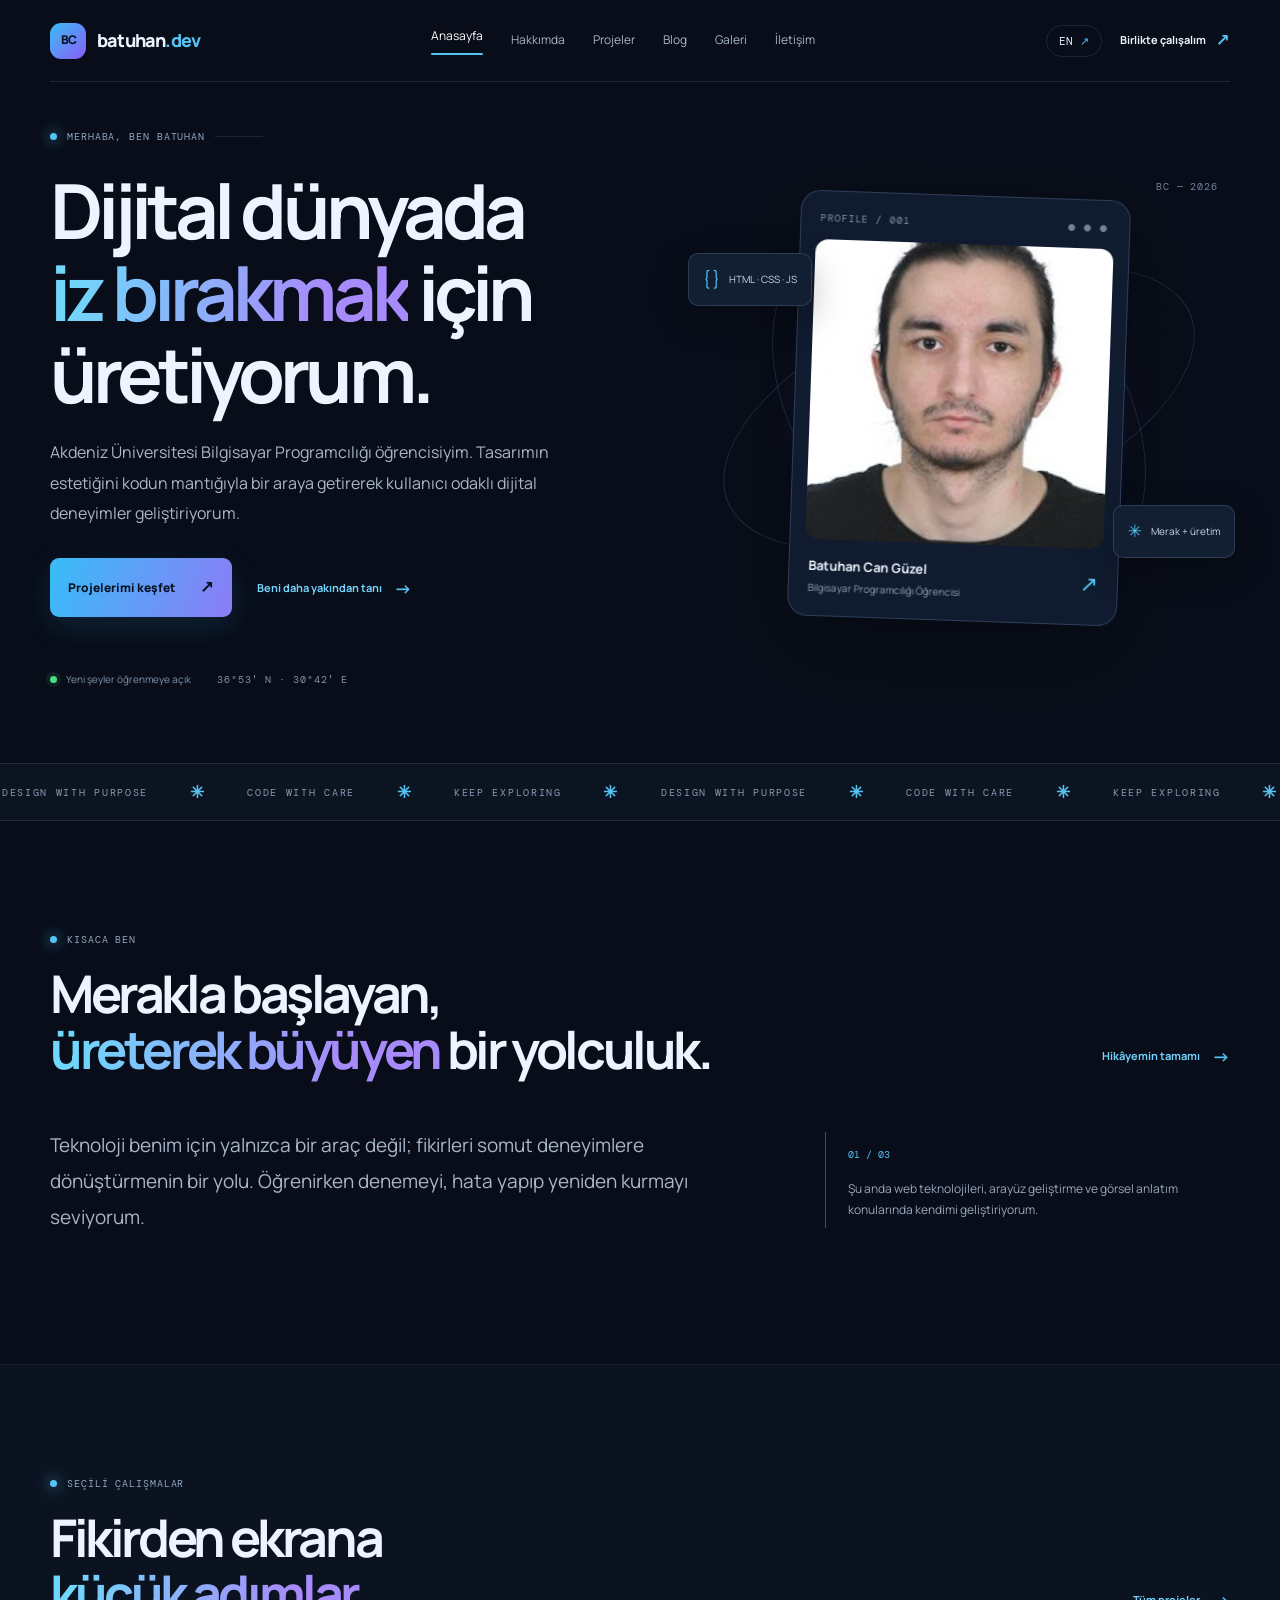
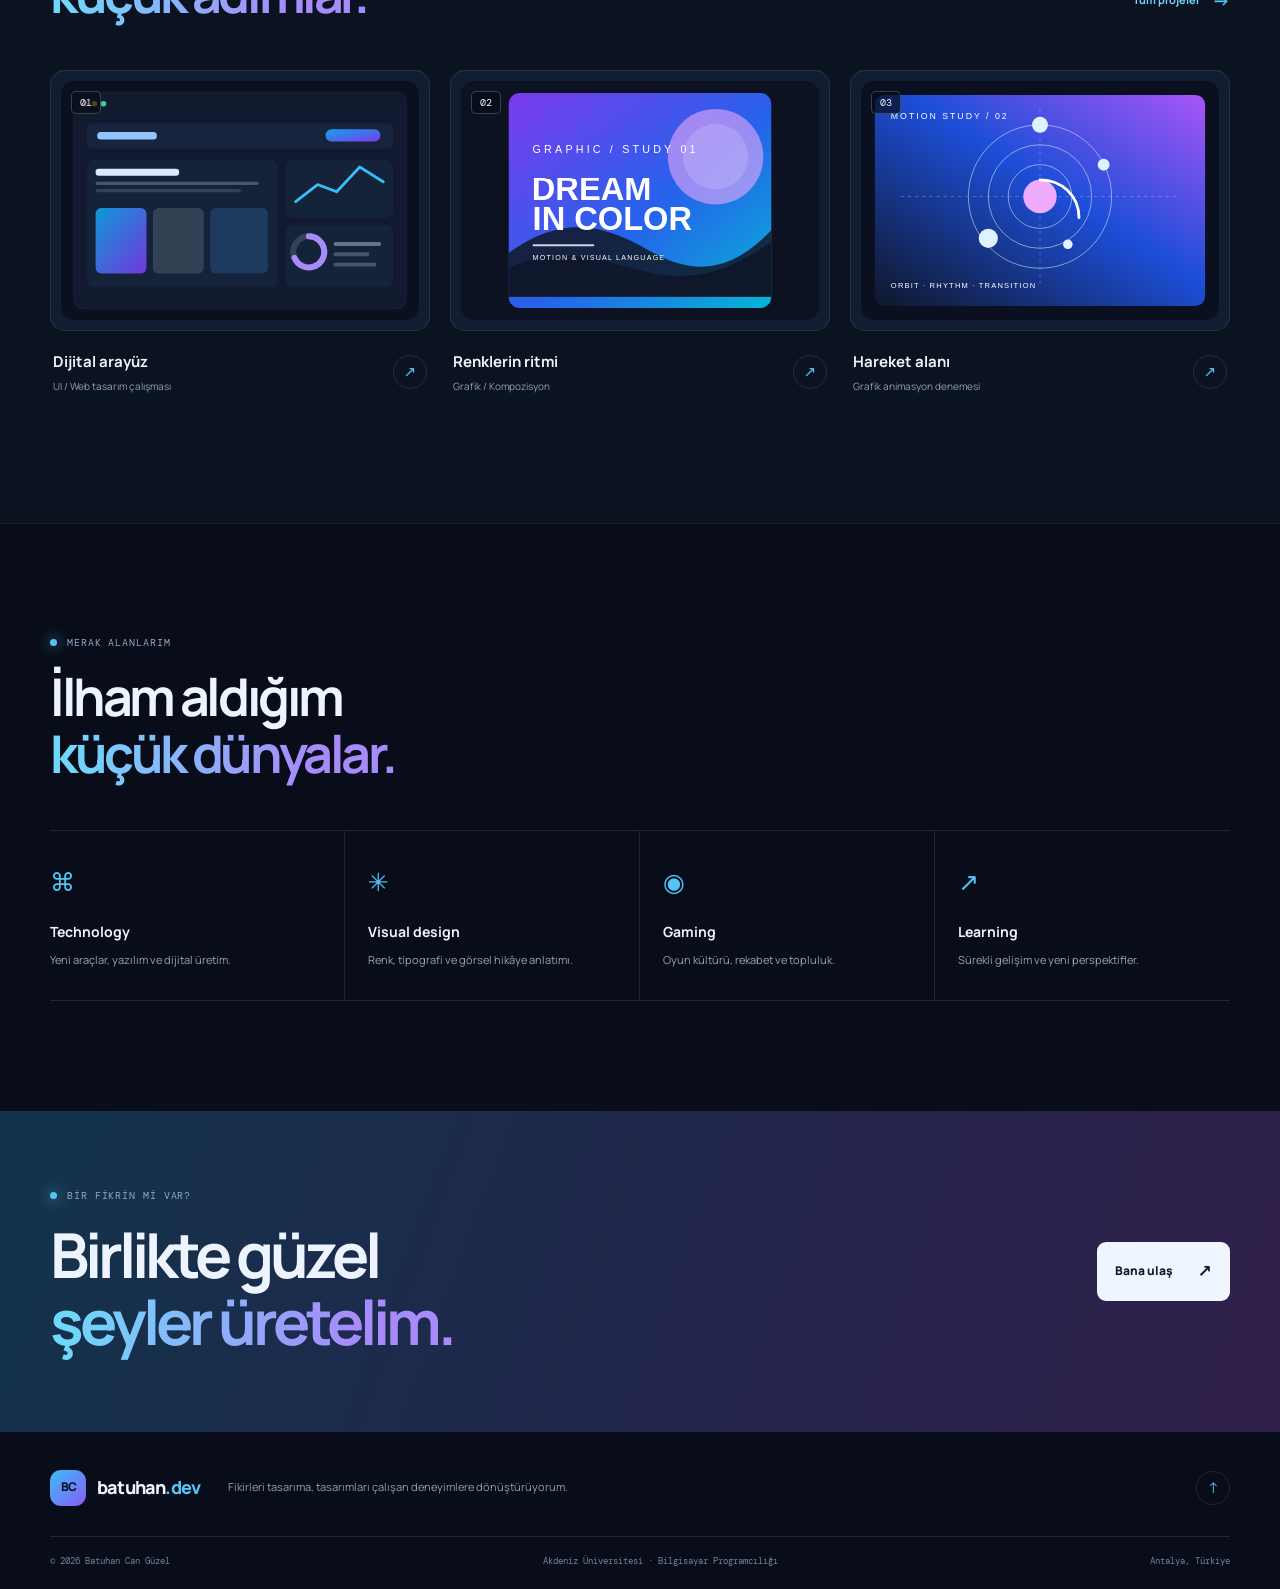
<file: index.html>
<!doctype html><html lang="tr"><head><meta charset="utf-8"><meta name="viewport" content="width=device-width, initial-scale=1"><meta name="theme-color" content="#080d19"><title>Batuhan Can Güzel | Kişisel Portfolyo</title><meta name="description" content="Batuhan Can Güzel’in kişisel portfolyosu. Akdeniz Üniversitesi Bilgisayar Programcılığı öğrencisi; web geliştirme, tasarım ve teknoloji ilgileri."><meta name="robots" content="index,follow"><meta name="author" content="Batuhan Can Güzel"><meta property="og:type" content="website"><meta property="og:title" content="Batuhan Can Güzel | Kişisel Portfolyo"><meta property="og:description" content="Batuhan Can Güzel’in kişisel portfolyosu. Akdeniz Üniversitesi Bilgisayar Programcılığı öğrencisi; web geliştirme, tasarım ve teknoloji ilgileri."><meta property="og:locale" content="tr_TR"><link rel="icon" href="assets/favicon.svg" type="image/svg+xml"><link rel="preconnect" href="https://fonts.googleapis.com"><link rel="preconnect" href="https://fonts.gstatic.com" crossorigin><link href="https://fonts.googleapis.com/css2?family=DM+Mono:wght@400;500&family=Manrope:wght@400;500;600;700;800&display=swap" rel="stylesheet"><link rel="stylesheet" href="css/style.css"><script type="application/ld+json">{"@context":"https://schema.org","@type":"Person","name":"Batuhan Can Güzel","jobTitle":"Computer Programming Student","description":"Akdeniz Üniversitesi Bilgisayar Programcılığı öğrencisi; web tasarımı ve yazılım teknolojileriyle ilgileniyor.","address":{"@type":"PostalAddress","addressLocality":"Antalya","addressCountry":"TR"},"alumniOf":{"@type":"CollegeOrUniversity","name":"Akdeniz Üniversitesi"},"knowsAbout":["HTML","CSS","JavaScript","Web Design","Responsive Design"]}</script></head><body id="top" data-page="index"><header class="site-header"><a class="brand" href="index.html" aria-label="Batuhan Can Güzel ana sayfa"><span class="brand-mark">BC</span><span class="brand-name">batuhan<span>.dev</span></span></a><button class="menu-toggle" aria-label="Menüyü aç" aria-expanded="false"><i></i><i></i><i></i></button><nav class="main-nav" aria-label="Ana navigasyon"><a href="index.html" data-nav="index" data-tr="Anasayfa" data-en="Home">Anasayfa</a><a href="about.html" data-nav="about" data-tr="Hakkımda" data-en="About">Hakkımda</a><a href="projects.html" data-nav="projects" data-tr="Projeler" data-en="Projects">Projeler</a><a href="blog.html" data-nav="blog" data-tr="Blog" data-en="Blog">Blog</a><a href="gallery.html" data-nav="gallery" data-tr="Galeri" data-en="Gallery">Galeri</a><a href="contact.html" data-nav="contact" data-tr="İletişim" data-en="Contact">İletişim</a></nav><div class="header-actions"><button class="lang-switch" type="button" aria-label="Switch language">EN <span>↗</span></button><a class="header-cta" href="contact.html"><span data-tr="Birlikte çalışalım" data-en="Let's connect">Birlikte çalışalım</span><b>↗</b></a></div></header><main><section class="hero wrap"><div class="hero-copy"><div class="eyebrow"><span class="eyebrow-dot"></span><span data-tr="MERHABA, BEN BATUHAN" data-en="HELLO, I'M BATUHAN">MERHABA, BEN BATUHAN</span><span class="eyebrow-line"></span></div><h1 data-tr="Dijital dünyada<br><em>iz bırakmak</em> için<br>üretiyorum." data-en="I create to<br><em>make a mark</em><br>in the digital world.">Dijital dünyada<br><em>iz bırakmak</em> için<br>üretiyorum.</h1><p class="hero-lead" data-tr="Akdeniz Üniversitesi Bilgisayar Programcılığı öğrencisiyim. Tasarımın estetiğini kodun mantığıyla bir araya getirerek kullanıcı odaklı dijital deneyimler geliştiriyorum." data-en="I'm a Computer Programming student at Akdeniz University. I bring visual design and the logic of code together to build user-focused digital experiences.">Akdeniz Üniversitesi Bilgisayar Programcılığı öğrencisiyim. Tasarımın estetiğini kodun mantığıyla bir araya getirerek kullanıcı odaklı dijital deneyimler geliştiriyorum.</p><div class="hero-actions"><a class="btn btn-primary" href="projects.html"><span data-tr="Projelerimi keşfet" data-en="Explore my work">Projelerimi keşfet</span><b>↗</b></a><a class="text-link" href="about.html"><span data-tr="Beni daha yakından tanı" data-en="Get to know me">Beni daha yakından tanı</span><span>→</span></a></div><div class="hero-meta"><span><i class="status-pulse"></i><span data-tr="Yeni şeyler öğrenmeye açık" data-en="Always open to learning">Yeni şeyler öğrenmeye açık</span></span><span class="mono">36°53′ N · 30°42′ E</span></div></div><div class="hero-visual"><div class="visual-glow"></div><div class="orbit orbit-one"></div><div class="orbit orbit-two"></div><div class="profile-card"><div class="profile-card-top"><span class="mono">PROFILE / 001</span><span class="card-dots">● ● ●</span></div><div class="profile-avatar"><img src="assets/batuhan-can-guzel.jpg" alt="Batuhan Can Güzel için düzenlenebilir profil görseli"></div><div class="profile-card-bottom"><div><strong>Batuhan Can Güzel</strong><span data-tr="Bilgisayar Programcılığı Öğrencisi" data-en="Computer Programming Student">Bilgisayar Programcılığı Öğrencisi</span></div><span class="card-arrow">↗</span></div></div><div class="floating-tag tag-code"><span class="tag-icon">{ }</span><span>HTML · CSS · JS</span></div><div class="floating-tag tag-design"><span class="tag-icon">✳</span><span data-tr="Merak + üretim" data-en="Curiosity + making">Merak + üretim</span></div><span class="visual-index mono">BC — 2026</span></div></section><section class="ticker"><div class="ticker-track"><span>DESIGN WITH PURPOSE</span><b>✳</b><span>CODE WITH CARE</span><b>✳</b><span>KEEP EXPLORING</span><b>✳</b><span>DESIGN WITH PURPOSE</span><b>✳</b><span>CODE WITH CARE</span><b>✳</b><span>KEEP EXPLORING</span><b>✳</b></div></section><section class="section wrap"><div class="section-heading"><div><div class="eyebrow"><span class="eyebrow-dot"></span><span data-tr="KISACA BEN" data-en="A LITTLE ABOUT ME">KISACA BEN</span></div><h2 data-tr="Merakla başlayan,<br><em>üreterek büyüyen</em> bir yolculuk." data-en="A journey that starts<br>with curiosity and <em>grows by creating.</em>">Merakla başlayan,<br><em>üreterek büyüyen</em> bir yolculuk.</h2></div><a class="text-link" href="about.html"><span data-tr="Hikâyemin tamamı" data-en="My full story">Hikâyemin tamamı</span><span>→</span></a></div><div class="intro-grid"><p class="large-copy" data-tr="Teknoloji benim için yalnızca bir araç değil; fikirleri somut deneyimlere dönüştürmenin bir yolu. Öğrenirken denemeyi, hata yapıp yeniden kurmayı seviyorum." data-en="Technology is more than a tool to me; it's a way to turn ideas into tangible experiences. I enjoy experimenting, making mistakes and rebuilding as I learn.">Teknoloji benim için yalnızca bir araç değil; fikirleri somut deneyimlere dönüştürmenin bir yolu. Öğrenirken denemeyi, hata yapıp yeniden kurmayı seviyorum.</p><div class="intro-note"><span class="note-number">01 / 03</span><p data-tr="Şu anda web teknolojileri, arayüz geliştirme ve görsel anlatım konularında kendimi geliştiriyorum." data-en="Currently growing my skills in web technologies, interface development and visual storytelling.">Şu anda web teknolojileri, arayüz geliştirme ve görsel anlatım konularında kendimi geliştiriyorum.</p></div></div></section><section class="section section-muted"><div class="wrap"><div class="section-heading"><div><div class="eyebrow"><span class="eyebrow-dot"></span><span data-tr="SEÇİLİ ÇALIŞMALAR" data-en="SELECTED WORK">SEÇİLİ ÇALIŞMALAR</span></div><h2 data-tr="Fikirden ekrana<br><em>küçük adımlar.</em>" data-en="From idea to screen,<br><em>one step at a time.</em>">Fikirden ekrana<br><em>küçük adımlar.</em></h2></div><a class="text-link" href="projects.html"><span data-tr="Tüm projeler" data-en="All projects">Tüm projeler</span><span>→</span></a></div><div class="project-grid home-projects"><a class="project-card" href="projects.html#interface"><div class="project-art"><img src="assets/project-ui.svg" alt="Dijital arayüz tasarımı proje görseli"><span class="art-index">01</span></div><div class="project-info"><div><h3 data-tr="Dijital arayüz" data-en="Digital interface">Dijital arayüz</h3><p data-tr="UI / Web tasarım çalışması" data-en="UI / Web design study">UI / Web tasarım çalışması</p></div><span class="round-arrow">↗</span></div></a><a class="project-card" href="projects.html#poster"><div class="project-art"><img src="assets/project-poster.svg" alt="Renk ve tipografi odaklı grafik tasarım posteri"><span class="art-index">02</span></div><div class="project-info"><div><h3 data-tr="Renklerin ritmi" data-en="Rhythm of color">Renklerin ritmi</h3><p data-tr="Grafik / Kompozisyon" data-en="Graphic / Composition">Grafik / Kompozisyon</p></div><span class="round-arrow">↗</span></div></a><a class="project-card" href="projects.html#motion"><div class="project-art"><img src="assets/project-motion.svg" alt="Hareket ve geometri grafik animasyon çalışması"><span class="art-index">03</span></div><div class="project-info"><div><h3 data-tr="Hareket alanı" data-en="Motion field">Hareket alanı</h3><p data-tr="Grafik animasyon denemesi" data-en="Motion graphics experiment">Grafik animasyon denemesi</p></div><span class="round-arrow">↗</span></div></a></div></div></section><section class="section wrap"><div class="section-heading"><div><div class="eyebrow"><span class="eyebrow-dot"></span><span data-tr="MERAK ALANLARIM" data-en="WHAT I'M INTO">MERAK ALANLARIM</span></div><h2 data-tr="İlham aldığım<br><em>küçük dünyalar.</em>" data-en="Small worlds that<br><em>inspire me.</em>">İlham aldığım<br><em>küçük dünyalar.</em></h2></div></div><div class="interest-grid"><div class="interest-item"><span class="interest-symbol">⌘</span><h3>Technology</h3><p data-tr="Yeni araçlar, yazılım ve dijital üretim." data-en="New tools, software and digital making.">Yeni araçlar, yazılım ve dijital üretim.</p></div><div class="interest-item"><span class="interest-symbol">✳</span><h3>Visual design</h3><p data-tr="Renk, tipografi ve görsel hikâye anlatımı." data-en="Color, typography and visual storytelling.">Renk, tipografi ve görsel hikâye anlatımı.</p></div><div class="interest-item"><span class="interest-symbol">◉</span><h3>Gaming</h3><p data-tr="Oyun kültürü, rekabet ve topluluk." data-en="Game culture, competition and community.">Oyun kültürü, rekabet ve topluluk.</p></div><div class="interest-item"><span class="interest-symbol">↗</span><h3>Learning</h3><p data-tr="Sürekli gelişim ve yeni perspektifler." data-en="Continuous growth and fresh perspectives.">Sürekli gelişim ve yeni perspektifler.</p></div></div></section><section class="closing-cta"><div class="wrap closing-inner"><div><div class="eyebrow"><span class="eyebrow-dot"></span><span data-tr="BİR FİKRİN Mİ VAR?" data-en="HAVE AN IDEA?">BİR FİKRİN Mİ VAR?</span></div><h2 data-tr="Birlikte güzel<br><em>şeyler üretelim.</em>" data-en="Let's make<br><em>something good.</em>">Birlikte güzel<br><em>şeyler üretelim.</em></h2></div><a class="btn btn-light" href="contact.html"><span data-tr="Bana ulaş" data-en="Get in touch">Bana ulaş</span><b>↗</b></a></div></section></main><footer class="site-footer"><div class="footer-top"><a class="brand" href="index.html"><span class="brand-mark">BC</span><span class="brand-name">batuhan<span>.dev</span></span></a><p data-tr="Fikirleri tasarıma, tasarımları çalışan deneyimlere dönüştürüyorum." data-en="Turning ideas into designs and designs into working experiences.">Fikirleri tasarıma, tasarımları çalışan deneyimlere dönüştürüyorum.</p><a class="back-top" href="#top" aria-label="Yukarı çık">↑</a></div><div class="footer-bottom"><span>© <span id="year"></span> Batuhan Can Güzel</span><span data-tr="Akdeniz Üniversitesi · Bilgisayar Programcılığı" data-en="Akdeniz University · Computer Programming">Akdeniz Üniversitesi · Bilgisayar Programcılığı</span><span>Antalya, Türkiye</span></div></footer><script src="js/site.js" defer></script></body></html>
</file>
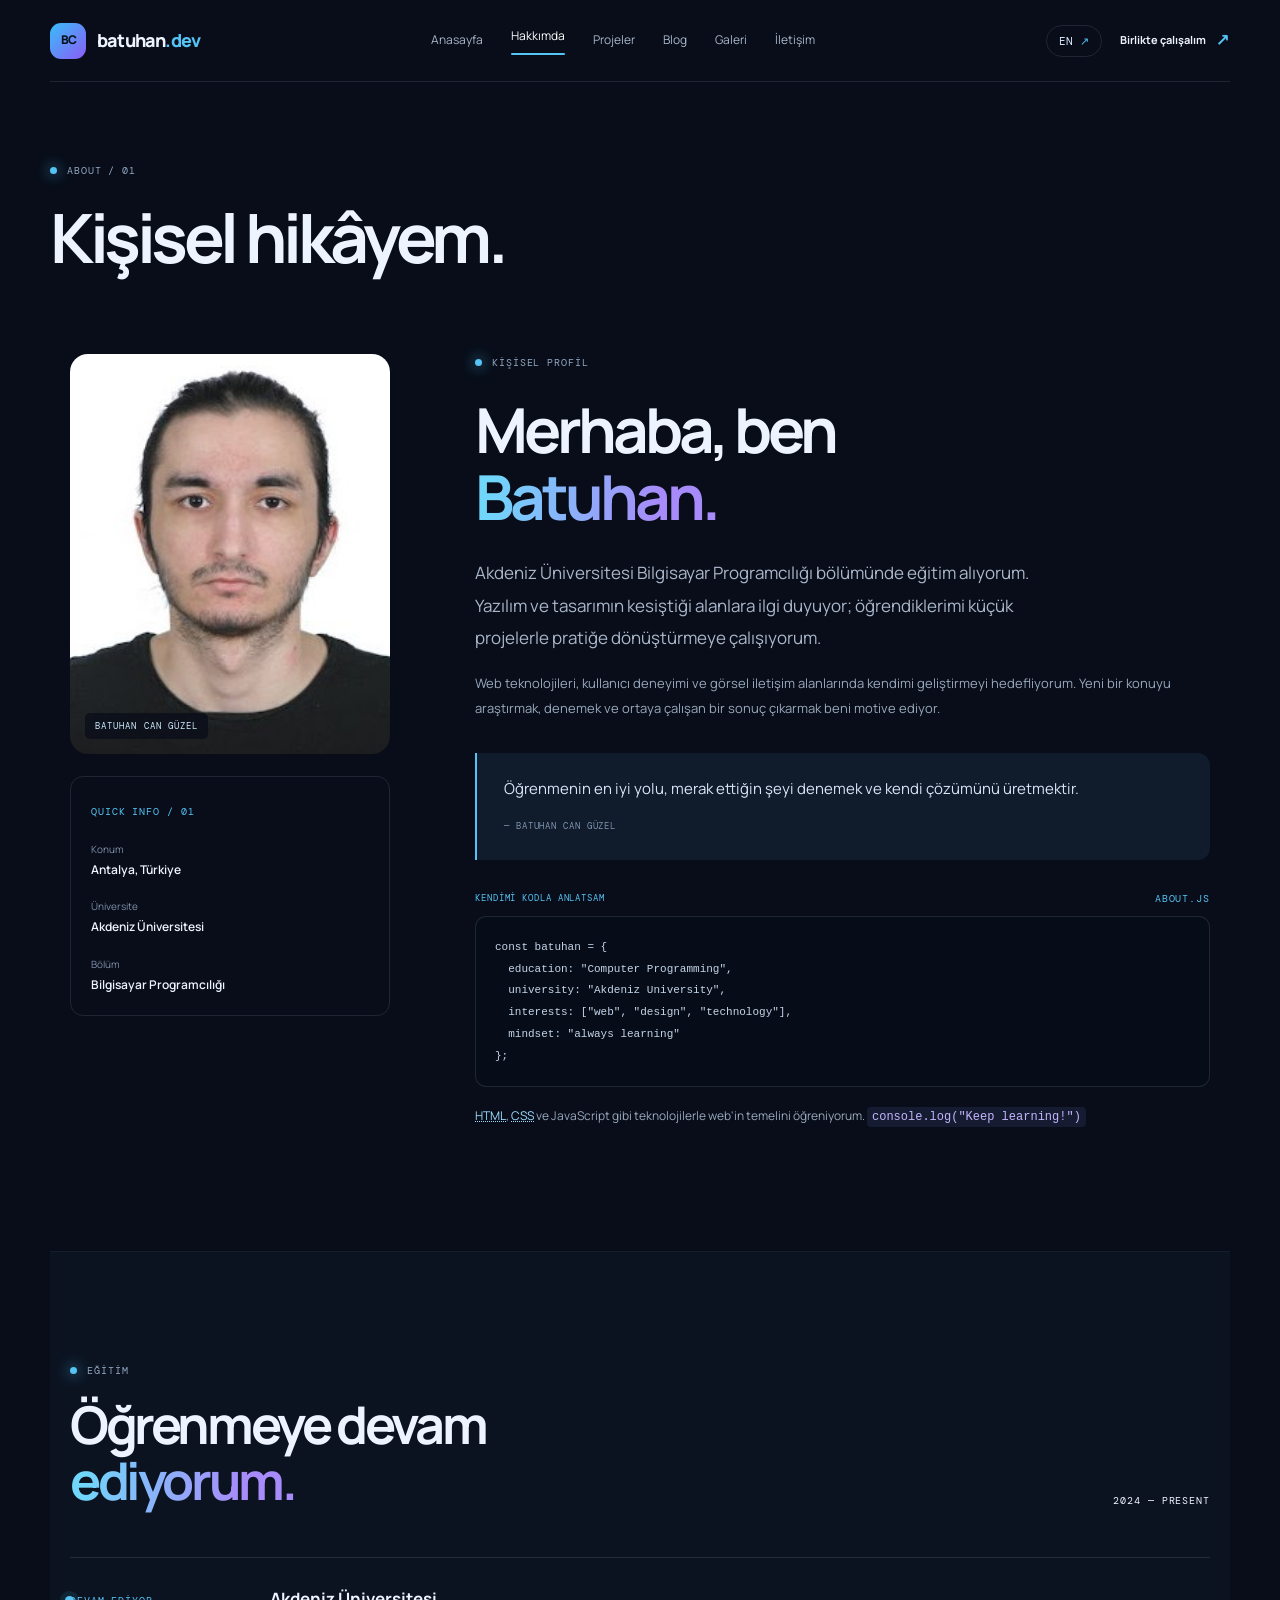
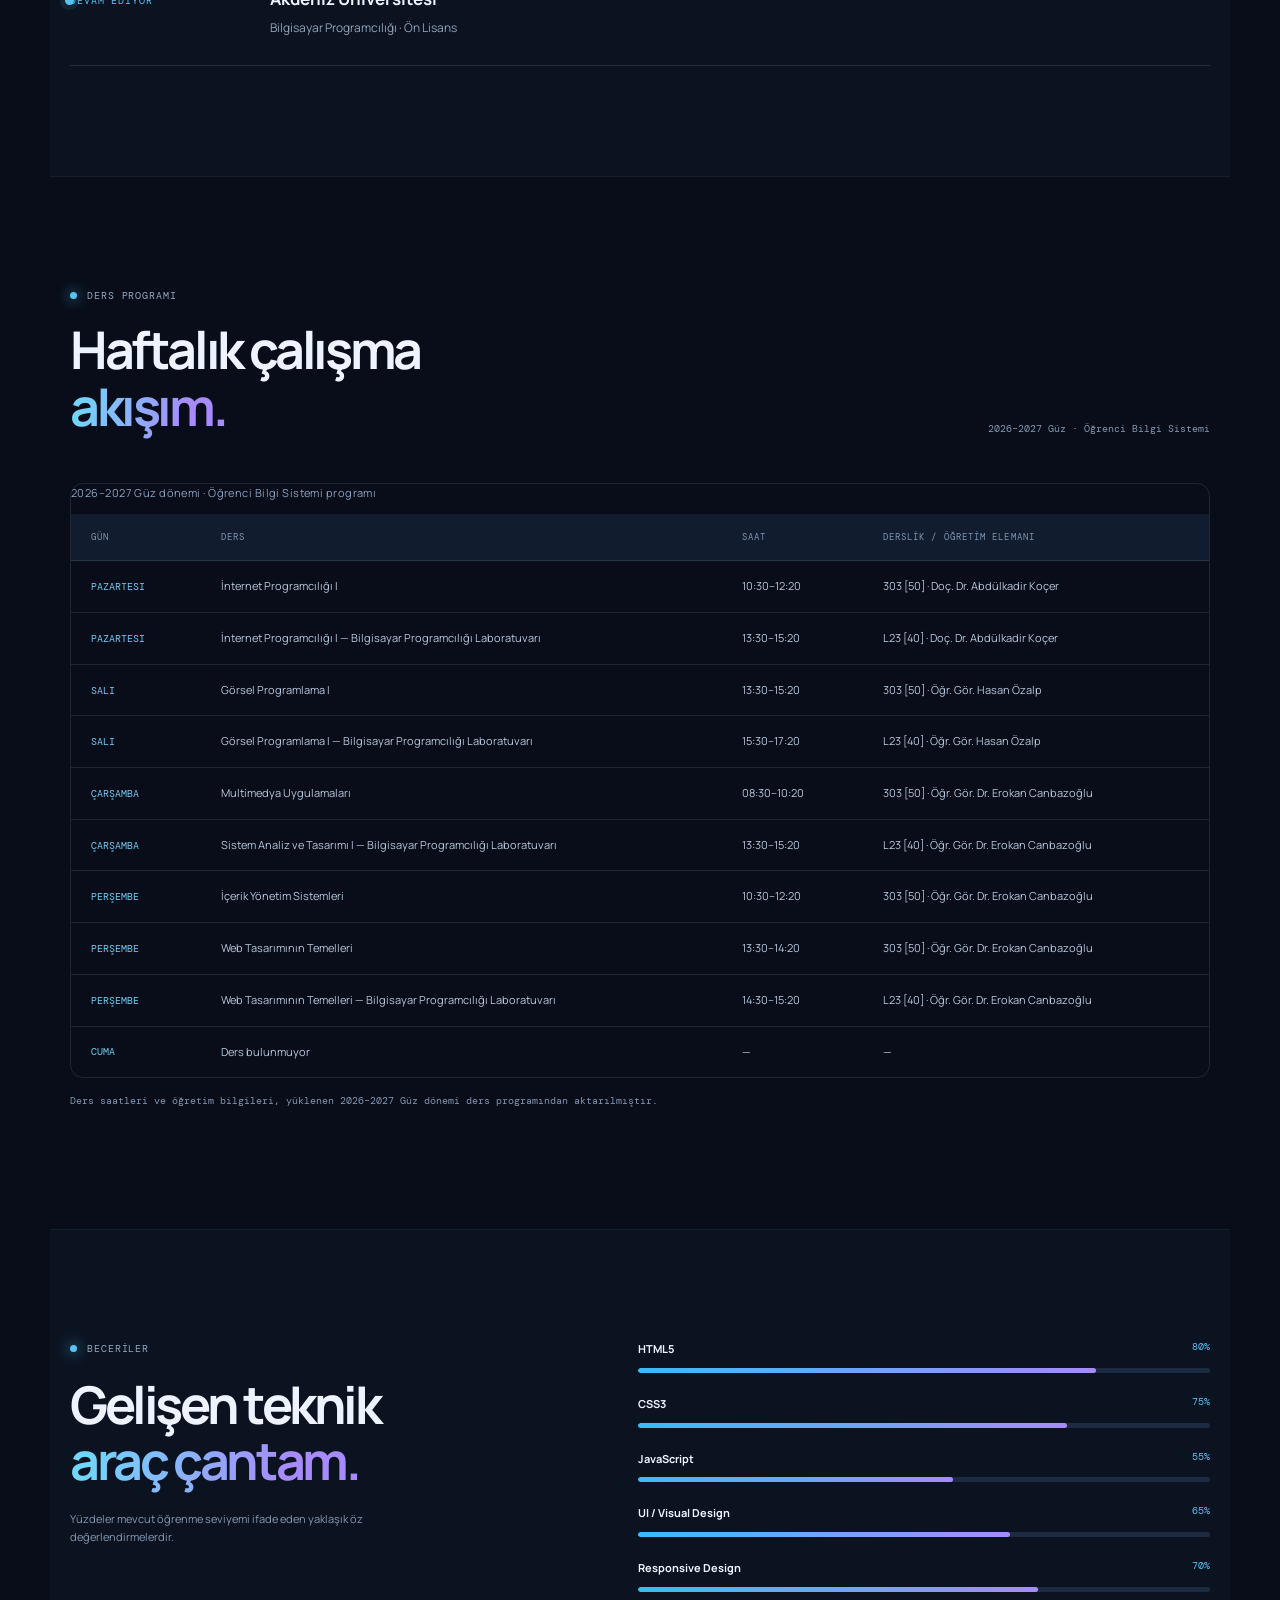
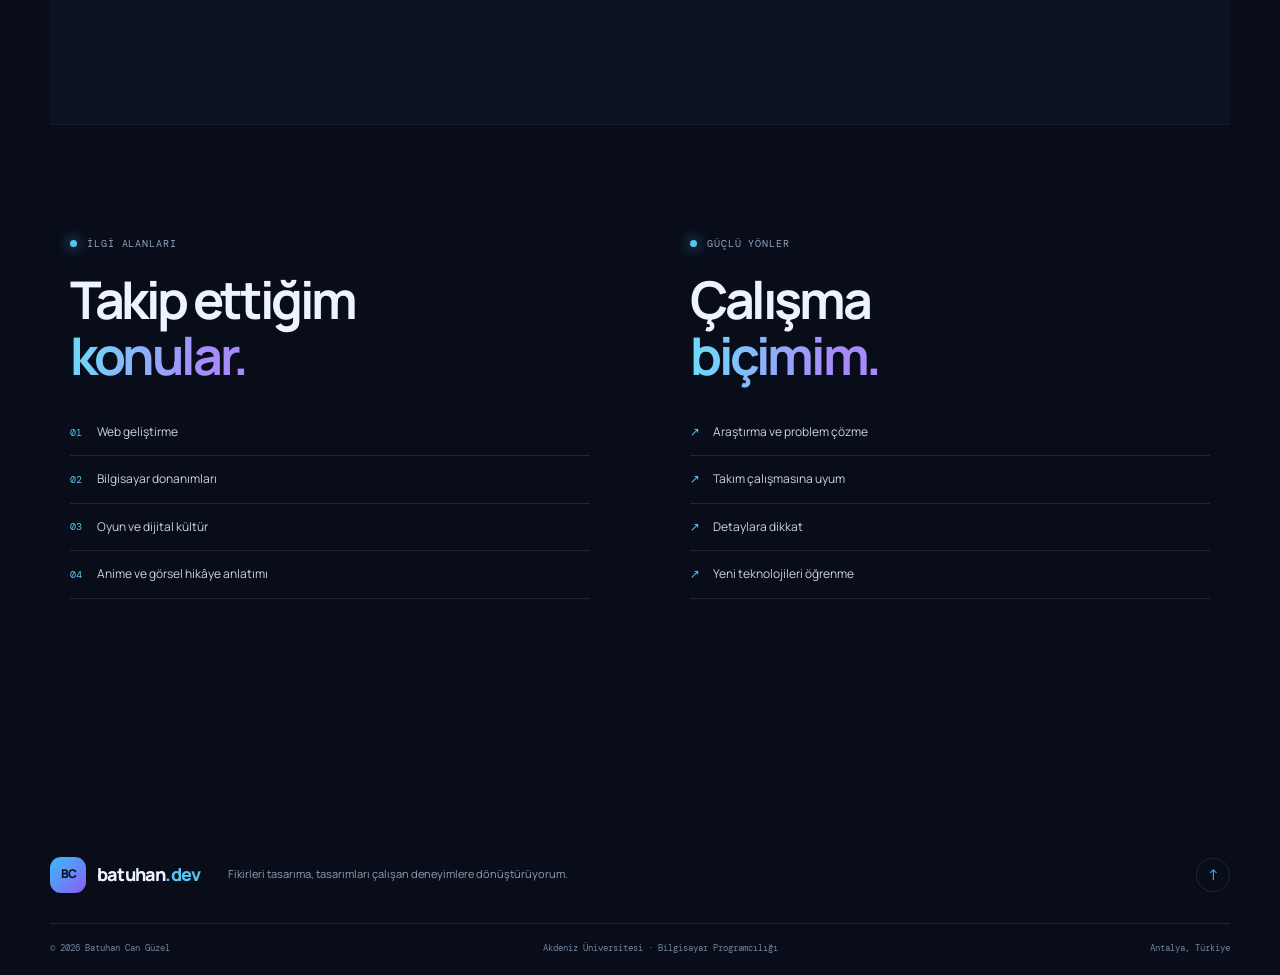
<file: about.html>
<!doctype html><html lang="tr"><head><meta charset="utf-8"><meta name="viewport" content="width=device-width, initial-scale=1"><meta name="theme-color" content="#080d19"><title>Hakkımda | Batuhan Can Güzel</title><meta name="description" content="Batuhan Can Güzel’in özgeçmişi, Akdeniz Üniversitesi eğitimi, ders programı, ilgi alanları ve teknik becerileri."><meta name="robots" content="index,follow"><meta name="author" content="Batuhan Can Güzel"><meta property="og:type" content="website"><meta property="og:title" content="Hakkımda | Batuhan Can Güzel"><meta property="og:description" content="Batuhan Can Güzel’in özgeçmişi, Akdeniz Üniversitesi eğitimi, ders programı, ilgi alanları ve teknik becerileri."><meta property="og:locale" content="tr_TR"><link rel="icon" href="assets/favicon.svg" type="image/svg+xml"><link rel="preconnect" href="https://fonts.googleapis.com"><link rel="preconnect" href="https://fonts.gstatic.com" crossorigin><link href="https://fonts.googleapis.com/css2?family=DM+Mono:wght@400;500&family=Manrope:wght@400;500;600;700;800&display=swap" rel="stylesheet"><link rel="stylesheet" href="css/style.css"><script type="application/ld+json">{"@context":"https://schema.org","@type":"Person","name":"Batuhan Can Güzel","jobTitle":"Computer Programming Student","description":"Akdeniz Üniversitesi Bilgisayar Programcılığı öğrencisi; web tasarımı ve yazılım teknolojileriyle ilgileniyor.","address":{"@type":"PostalAddress","addressLocality":"Antalya","addressCountry":"TR"},"alumniOf":{"@type":"CollegeOrUniversity","name":"Akdeniz Üniversitesi"},"knowsAbout":["HTML","CSS","JavaScript","Web Design","Responsive Design"]}</script></head><body id="top" data-page="about"><header class="site-header"><a class="brand" href="index.html" aria-label="Batuhan Can Güzel ana sayfa"><span class="brand-mark">BC</span><span class="brand-name">batuhan<span>.dev</span></span></a><button class="menu-toggle" aria-label="Menüyü aç" aria-expanded="false"><i></i><i></i><i></i></button><nav class="main-nav" aria-label="Ana navigasyon"><a href="index.html" data-nav="index" data-tr="Anasayfa" data-en="Home">Anasayfa</a><a href="about.html" data-nav="about" data-tr="Hakkımda" data-en="About">Hakkımda</a><a href="projects.html" data-nav="projects" data-tr="Projeler" data-en="Projects">Projeler</a><a href="blog.html" data-nav="blog" data-tr="Blog" data-en="Blog">Blog</a><a href="gallery.html" data-nav="gallery" data-tr="Galeri" data-en="Gallery">Galeri</a><a href="contact.html" data-nav="contact" data-tr="İletişim" data-en="Contact">İletişim</a></nav><div class="header-actions"><button class="lang-switch" type="button" aria-label="Switch language">EN <span>↗</span></button><a class="header-cta" href="contact.html"><span data-tr="Birlikte çalışalım" data-en="Let's connect">Birlikte çalışalım</span><b>↗</b></a></div></header><main><section class="page-intro wrap"><div class="eyebrow"><span class="eyebrow-dot"></span>ABOUT / 01</div><h1>Kişisel hikâyem.</h1></section><section class="wrap content-section"><section class="wrap content-section about-layout"><aside class="about-side"><div class="portrait-frame"><img src="assets/batuhan-can-guzel.jpg" alt="Batuhan Can Güzel vesikalık fotoğrafı"><span class="photo-edit-label" data-tr="BATUHAN CAN GÜZEL" data-en="BATUHAN CAN GÜZEL">BATUHAN CAN GÜZEL</span></div><div class="side-contact"><span class="mono">QUICK INFO / 01</span><p><span data-tr="Konum" data-en="Location">Konum</span><strong>Antalya, Türkiye</strong></p><p><span data-tr="Üniversite" data-en="University">Üniversite</span><strong>Akdeniz Üniversitesi</strong></p><p><span data-tr="Bölüm" data-en="Department">Bölüm</span><strong data-tr="Bilgisayar Programcılığı" data-en="Computer Programming">Bilgisayar Programcılığı</strong></p></div></aside><div class="about-main"><div class="eyebrow"><span class="eyebrow-dot"></span><span data-tr="KİŞİSEL PROFİL" data-en="PERSONAL PROFILE">KİŞİSEL PROFİL</span></div><h2 data-tr="Merhaba, ben<br><em>Batuhan.</em>" data-en="Hey, I'm<br><em>Batuhan.</em>">Merhaba, ben<br><em>Batuhan.</em></h2><p class="large-copy" data-tr="Akdeniz Üniversitesi Bilgisayar Programcılığı bölümünde eğitim alıyorum. Yazılım ve tasarımın kesiştiği alanlara ilgi duyuyor; öğrendiklerimi küçük projelerle pratiğe dönüştürmeye çalışıyorum." data-en="I study Computer Programming at Akdeniz University. I'm interested in the intersection of software and design, and I turn what I learn into practice through small projects.">Akdeniz Üniversitesi Bilgisayar Programcılığı bölümünde eğitim alıyorum. Yazılım ve tasarımın kesiştiği alanlara ilgi duyuyor; öğrendiklerimi küçük projelerle pratiğe dönüştürmeye çalışıyorum.</p><p data-tr="Web teknolojileri, kullanıcı deneyimi ve görsel iletişim alanlarında kendimi geliştirmeyi hedefliyorum. Yeni bir konuyu araştırmak, denemek ve ortaya çalışan bir sonuç çıkarmak beni motive ediyor." data-en="I'm working to improve in web technologies, user experience and visual communication. Researching a new topic, experimenting and producing something that works keeps me motivated.">Web teknolojileri, kullanıcı deneyimi ve görsel iletişim alanlarında kendimi geliştirmeyi hedefliyorum. Yeni bir konuyu araştırmak, denemek ve ortaya çalışan bir sonuç çıkarmak beni motive ediyor.</p><blockquote><p data-tr="Öğrenmenin en iyi yolu, merak ettiğin şeyi denemek ve kendi çözümünü üretmektir." data-en="The best way to learn is to try what makes you curious and create your own solution.">Öğrenmenin en iyi yolu, merak ettiğin şeyi denemek ve kendi çözümünü üretmektir.</p><cite>— BATUHAN CAN GÜZEL</cite></blockquote><div class="about-code"><div class="code-heading"><span data-tr="KENDİMİ KODLA ANLATSAM" data-en="IF I DESCRIBED MYSELF IN CODE">KENDİMİ KODLA ANLATSAM</span><span class="mono">ABOUT.JS</span></div><pre><code>const batuhan = {
  education: "Computer Programming",
  university: "Akdeniz University",
  interests: ["web", "design", "technology"],
  mindset: "always learning"
};</code></pre></div><p class="abbr-note"><abbr title="HyperText Markup Language">HTML</abbr>, <abbr title="Cascading Style Sheets">CSS</abbr> ve JavaScript gibi teknolojilerle web'in temelini öğreniyorum. <code>console.log("Keep learning!")</code></p></div></section><section class="section section-muted"><div class="wrap"><div class="section-heading"><div><div class="eyebrow"><span class="eyebrow-dot"></span><span data-tr="EĞİTİM" data-en="EDUCATION">EĞİTİM</span></div><h2 data-tr="Öğrenmeye devam<br><em>ediyorum.</em>" data-en="Always in the process<br>of <em>learning.</em>">Öğrenmeye devam<br><em>ediyorum.</em></h2></div><span class="mono">2024 — PRESENT</span></div><div class="timeline"><div class="timeline-row"><span class="timeline-date" data-tr="DEVAM EDİYOR" data-en="IN PROGRESS">DEVAM EDİYOR</span><div><h3>Akdeniz Üniversitesi</h3><p data-tr="Bilgisayar Programcılığı · Ön Lisans" data-en="Computer Programming · Associate Degree">Bilgisayar Programcılığı · Ön Lisans</p></div><span class="timeline-dot"></span></div></div></div></section><section class="section wrap"><div class="section-heading"><div><div class="eyebrow"><span class="eyebrow-dot"></span><span data-tr="DERS PROGRAMI" data-en="CLASS SCHEDULE">DERS PROGRAMI</span></div><h2 data-tr="Haftalık çalışma<br><em>akışım.</em>" data-en="My weekly study<br><em>schedule.</em>">Haftalık çalışma<br><em>akışım.</em></h2></div><span class="small-note" data-tr="2026–2027 Güz · Öğrenci Bilgi Sistemi" data-en="Fall 2026–2027 · Student Information System">2026–2027 Güz · Öğrenci Bilgi Sistemi</span></div><div class="table-wrap"><table class="schedule-table"><caption data-tr="2026–2027 Güz dönemi · Öğrenci Bilgi Sistemi programı" data-en="Fall 2026–2027 · Official student schedule">2026–2027 Güz dönemi · Öğrenci Bilgi Sistemi programı</caption><thead><tr><th data-tr="GÜN" data-en="DAY">GÜN</th><th data-tr="DERS" data-en="COURSE">DERS</th><th data-tr="SAAT" data-en="TIME">SAAT</th><th data-tr="DERSLİK / ÖĞRETİM ELEMANI" data-en="ROOM / INSTRUCTOR">DERSLİK / ÖĞRETİM ELEMANI</th></tr></thead><tbody><tr><td data-tr="PAZARTESI" data-en="MONDAY">PAZARTESI</td><td data-tr="İnternet Programcılığı I" data-en="Internet Programming I">İnternet Programcılığı I</td><td>10:30–12:20</td><td>303 [50] · Doç. Dr. Abdülkadir Koçer</td></tr><tr><td data-tr="PAZARTESI" data-en="MONDAY">PAZARTESI</td><td data-tr="İnternet Programcılığı I — Bilgisayar Programcılığı Laboratuvarı" data-en="Internet Programming I — Computer Programming Lab">İnternet Programcılığı I — Bilgisayar Programcılığı Laboratuvarı</td><td>13:30–15:20</td><td>L23 [40] · Doç. Dr. Abdülkadir Koçer</td></tr><tr><td data-tr="SALI" data-en="TUESDAY">SALI</td><td data-tr="Görsel Programlama I" data-en="Visual Programming I">Görsel Programlama I</td><td>13:30–15:20</td><td>303 [50] · Öğr. Gör. Hasan Özalp</td></tr><tr><td data-tr="SALI" data-en="TUESDAY">SALI</td><td data-tr="Görsel Programlama I — Bilgisayar Programcılığı Laboratuvarı" data-en="Visual Programming I — Computer Programming Lab">Görsel Programlama I — Bilgisayar Programcılığı Laboratuvarı</td><td>15:30–17:20</td><td>L23 [40] · Öğr. Gör. Hasan Özalp</td></tr><tr><td data-tr="ÇARŞAMBA" data-en="WEDNESDAY">ÇARŞAMBA</td><td data-tr="Multimedya Uygulamaları" data-en="Multimedia Applications">Multimedya Uygulamaları</td><td>08:30–10:20</td><td>303 [50] · Öğr. Gör. Dr. Erokan Canbazoğlu</td></tr><tr><td data-tr="ÇARŞAMBA" data-en="WEDNESDAY">ÇARŞAMBA</td><td data-tr="Sistem Analiz ve Tasarımı I — Bilgisayar Programcılığı Laboratuvarı" data-en="Systems Analysis and Design I — Computer Programming Lab">Sistem Analiz ve Tasarımı I — Bilgisayar Programcılığı Laboratuvarı</td><td>13:30–15:20</td><td>L23 [40] · Öğr. Gör. Dr. Erokan Canbazoğlu</td></tr><tr><td data-tr="PERŞEMBE" data-en="THURSDAY">PERŞEMBE</td><td data-tr="İçerik Yönetim Sistemleri" data-en="Content Management Systems">İçerik Yönetim Sistemleri</td><td>10:30–12:20</td><td>303 [50] · Öğr. Gör. Dr. Erokan Canbazoğlu</td></tr><tr><td data-tr="PERŞEMBE" data-en="THURSDAY">PERŞEMBE</td><td data-tr="Web Tasarımının Temelleri" data-en="Web Design Fundamentals">Web Tasarımının Temelleri</td><td>13:30–14:20</td><td>303 [50] · Öğr. Gör. Dr. Erokan Canbazoğlu</td></tr><tr><td data-tr="PERŞEMBE" data-en="THURSDAY">PERŞEMBE</td><td data-tr="Web Tasarımının Temelleri — Bilgisayar Programcılığı Laboratuvarı" data-en="Web Design Fundamentals — Computer Programming Lab">Web Tasarımının Temelleri — Bilgisayar Programcılığı Laboratuvarı</td><td>14:30–15:20</td><td>L23 [40] · Öğr. Gör. Dr. Erokan Canbazoğlu</td></tr><tr><td data-tr="CUMA" data-en="FRIDAY">CUMA</td><td data-tr="Ders bulunmuyor" data-en="No scheduled classes">Ders bulunmuyor</td><td>—</td><td>—</td></tr></tbody></table></div></div><p class="small-note schedule-footnote" data-tr="Ders saatleri ve öğretim bilgileri, yüklenen 2026–2027 Güz dönemi ders programından aktarılmıştır." data-en="Course times and instructor details are transcribed from the uploaded Fall 2026–2027 timetable.">Ders saatleri ve öğretim bilgileri, yüklenen 2026–2027 Güz dönemi ders programından aktarılmıştır.</p></section><section class="section section-muted"><div class="wrap skills-layout"><div><div class="eyebrow"><span class="eyebrow-dot"></span><span data-tr="BECERİLER" data-en="SKILLS">BECERİLER</span></div><h2 data-tr="Gelişen teknik<br><em>araç çantam.</em>" data-en="My growing technical<br><em>toolkit.</em>">Gelişen teknik<br><em>araç çantam.</em></h2><p data-tr="Yüzdeler mevcut öğrenme seviyemi ifade eden yaklaşık öz değerlendirmelerdir." data-en="These percentages are approximate self-assessments of my current learning level.">Yüzdeler mevcut öğrenme seviyemi ifade eden yaklaşık öz değerlendirmelerdir.</p></div><div class="skill-bars"><div class="skill"><div><strong>HTML5</strong><span>80%</span></div><div class="skill-track"><i style="--level:80%"></i></div></div><div class="skill"><div><strong>CSS3</strong><span>75%</span></div><div class="skill-track"><i style="--level:75%"></i></div></div><div class="skill"><div><strong>JavaScript</strong><span>55%</span></div><div class="skill-track"><i style="--level:55%"></i></div></div><div class="skill"><div><strong>UI / Visual Design</strong><span>65%</span></div><div class="skill-track"><i style="--level:65%"></i></div></div><div class="skill"><div><strong>Responsive Design</strong><span>70%</span></div><div class="skill-track"><i style="--level:70%"></i></div></div></div></div></section><section class="section wrap lists-layout"><div><div class="eyebrow"><span class="eyebrow-dot"></span><span data-tr="İLGİ ALANLARI" data-en="INTERESTS">İLGİ ALANLARI</span></div><h2 data-tr="Takip ettiğim<br><em>konular.</em>" data-en="Topics I like<br><em>to explore.</em>">Takip ettiğim<br><em>konular.</em></h2><ol class="number-list"><li>Web geliştirme</li><li data-tr="Bilgisayar donanımları" data-en="Computer hardware">Bilgisayar donanımları</li><li data-tr="Oyun ve dijital kültür" data-en="Gaming and digital culture">Oyun ve dijital kültür</li><li data-tr="Anime ve görsel hikâye anlatımı" data-en="Anime and visual storytelling">Anime ve görsel hikâye anlatımı</li></ol></div><div><div class="eyebrow"><span class="eyebrow-dot"></span><span data-tr="GÜÇLÜ YÖNLER" data-en="STRENGTHS">GÜÇLÜ YÖNLER</span></div><h2 data-tr="Çalışma<br><em>biçimim.</em>" data-en="How I like<br><em>to work.</em>">Çalışma<br><em>biçimim.</em></h2><ul class="clean-list"><li data-tr="Araştırma ve problem çözme" data-en="Research and problem solving">Araştırma ve problem çözme</li><li data-tr="Takım çalışmasına uyum" data-en="Team collaboration">Takım çalışmasına uyum</li><li data-tr="Detaylara dikkat" data-en="Attention to detail">Detaylara dikkat</li><li data-tr="Yeni teknolojileri öğrenme" data-en="Learning new technologies">Yeni teknolojileri öğrenme</li></ul></div></section></section></main><footer class="site-footer"><div class="footer-top"><a class="brand" href="index.html"><span class="brand-mark">BC</span><span class="brand-name">batuhan<span>.dev</span></span></a><p data-tr="Fikirleri tasarıma, tasarımları çalışan deneyimlere dönüştürüyorum." data-en="Turning ideas into designs and designs into working experiences.">Fikirleri tasarıma, tasarımları çalışan deneyimlere dönüştürüyorum.</p><a class="back-top" href="#top" aria-label="Yukarı çık">↑</a></div><div class="footer-bottom"><span>© <span id="year"></span> Batuhan Can Güzel</span><span data-tr="Akdeniz Üniversitesi · Bilgisayar Programcılığı" data-en="Akdeniz University · Computer Programming">Akdeniz Üniversitesi · Bilgisayar Programcılığı</span><span>Antalya, Türkiye</span></div></footer><script src="js/site.js" defer></script></body></html>
</file>
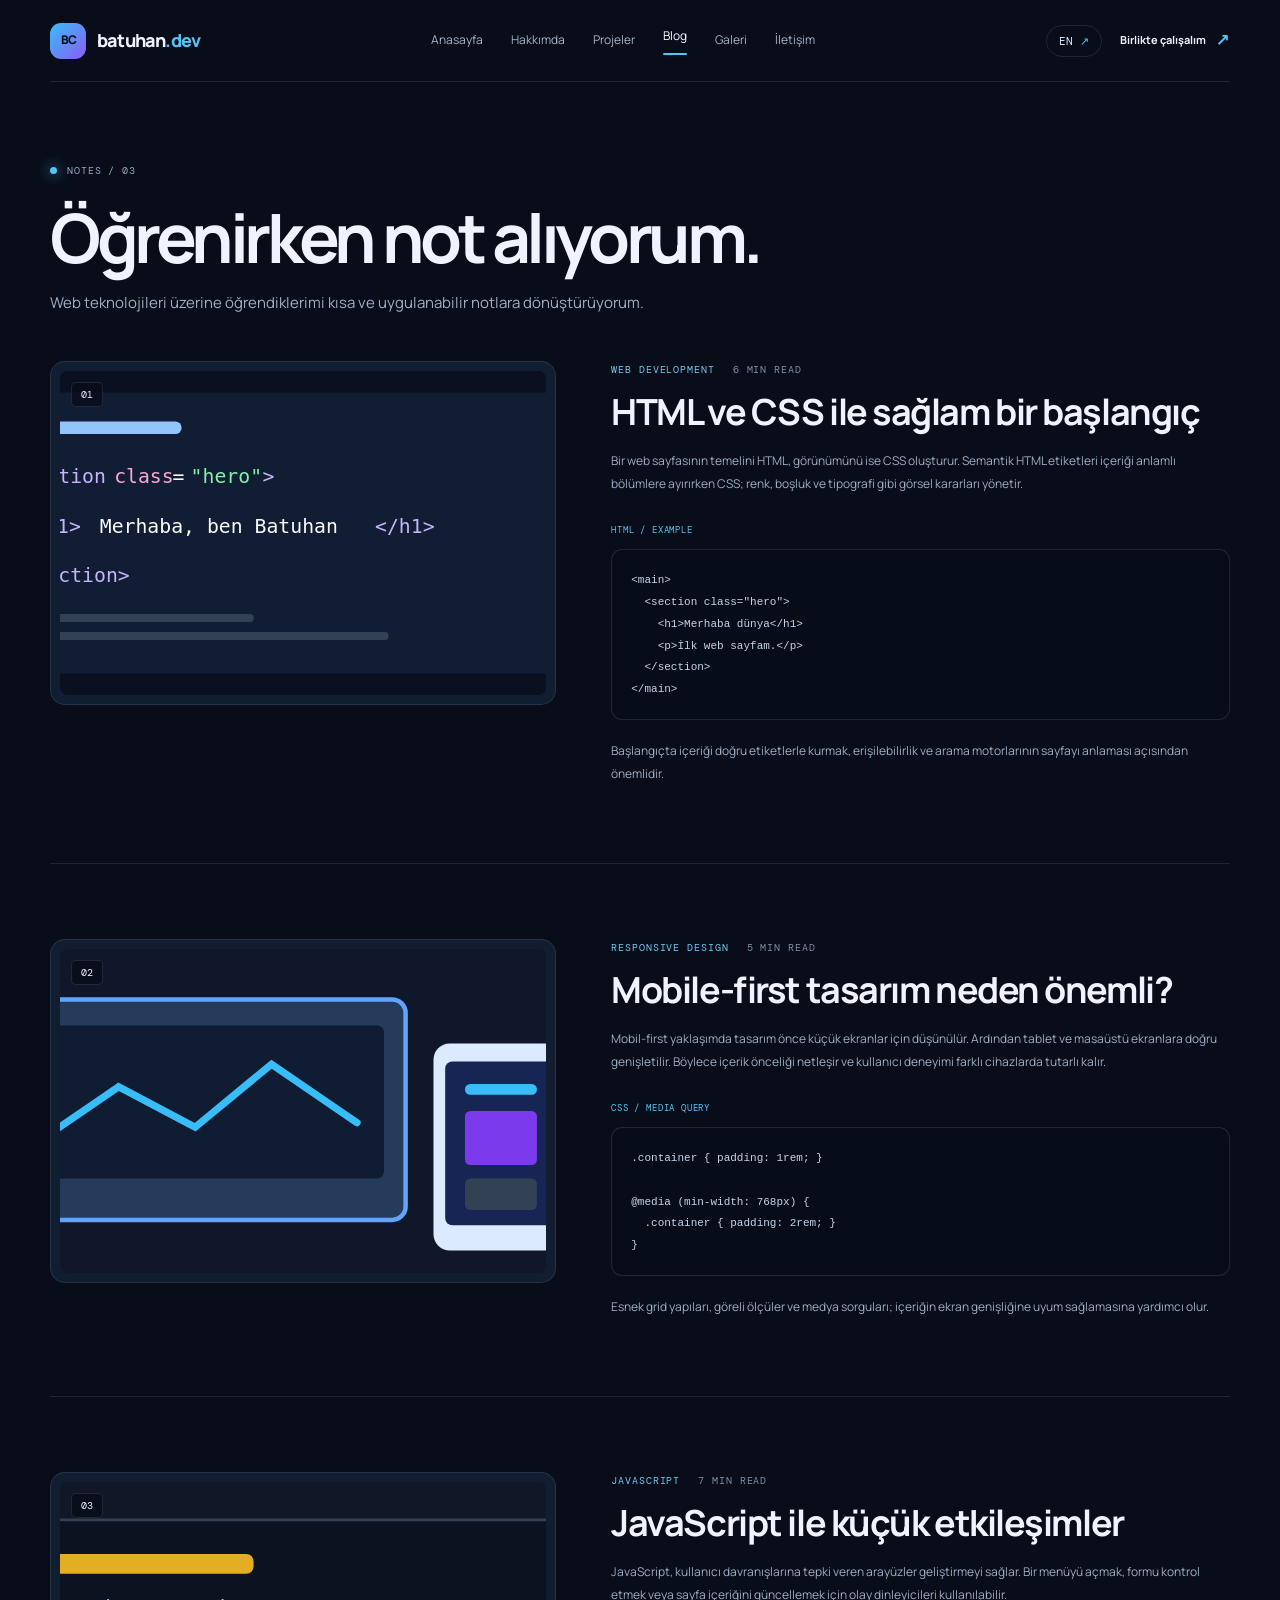
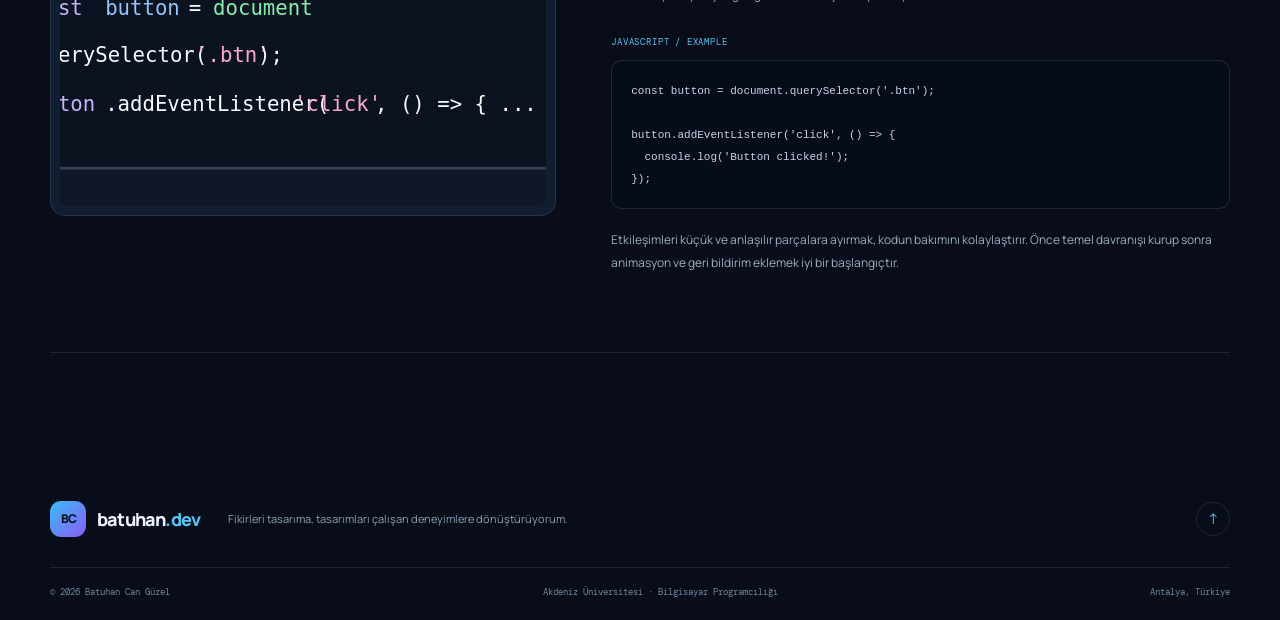
<file: blog.html>
<!doctype html><html lang="tr"><head><meta charset="utf-8"><meta name="viewport" content="width=device-width, initial-scale=1"><meta name="theme-color" content="#080d19"><title>Blog | Web ve Teknoloji Notları — Batuhan Can Güzel</title><meta name="description" content="HTML, CSS, responsive web tasarımı ve JavaScript üzerine Batuhan Can Güzel’in üç kısa teknik yazısı."><meta name="robots" content="index,follow"><meta name="author" content="Batuhan Can Güzel"><meta property="og:type" content="website"><meta property="og:title" content="Blog | Web ve Teknoloji Notları — Batuhan Can Güzel"><meta property="og:description" content="HTML, CSS, responsive web tasarımı ve JavaScript üzerine Batuhan Can Güzel’in üç kısa teknik yazısı."><meta property="og:locale" content="tr_TR"><link rel="icon" href="assets/favicon.svg" type="image/svg+xml"><link rel="preconnect" href="https://fonts.googleapis.com"><link rel="preconnect" href="https://fonts.gstatic.com" crossorigin><link href="https://fonts.googleapis.com/css2?family=DM+Mono:wght@400;500&family=Manrope:wght@400;500;600;700;800&display=swap" rel="stylesheet"><link rel="stylesheet" href="css/style.css"><script type="application/ld+json">{"@context":"https://schema.org","@type":"Person","name":"Batuhan Can Güzel","jobTitle":"Computer Programming Student","description":"Akdeniz Üniversitesi Bilgisayar Programcılığı öğrencisi; web tasarımı ve yazılım teknolojileriyle ilgileniyor.","address":{"@type":"PostalAddress","addressLocality":"Antalya","addressCountry":"TR"},"alumniOf":{"@type":"CollegeOrUniversity","name":"Akdeniz Üniversitesi"},"knowsAbout":["HTML","CSS","JavaScript","Web Design","Responsive Design"]}</script></head><body id="top" data-page="blog"><header class="site-header"><a class="brand" href="index.html" aria-label="Batuhan Can Güzel ana sayfa"><span class="brand-mark">BC</span><span class="brand-name">batuhan<span>.dev</span></span></a><button class="menu-toggle" aria-label="Menüyü aç" aria-expanded="false"><i></i><i></i><i></i></button><nav class="main-nav" aria-label="Ana navigasyon"><a href="index.html" data-nav="index" data-tr="Anasayfa" data-en="Home">Anasayfa</a><a href="about.html" data-nav="about" data-tr="Hakkımda" data-en="About">Hakkımda</a><a href="projects.html" data-nav="projects" data-tr="Projeler" data-en="Projects">Projeler</a><a href="blog.html" data-nav="blog" data-tr="Blog" data-en="Blog">Blog</a><a href="gallery.html" data-nav="gallery" data-tr="Galeri" data-en="Gallery">Galeri</a><a href="contact.html" data-nav="contact" data-tr="İletişim" data-en="Contact">İletişim</a></nav><div class="header-actions"><button class="lang-switch" type="button" aria-label="Switch language">EN <span>↗</span></button><a class="header-cta" href="contact.html"><span data-tr="Birlikte çalışalım" data-en="Let's connect">Birlikte çalışalım</span><b>↗</b></a></div></header><main><section class="page-intro wrap"><div class="eyebrow"><span class="eyebrow-dot"></span>NOTES / 03</div><h1>Öğrenirken not alıyorum.</h1><p class="page-lead" data-tr="Web teknolojileri üzerine öğrendiklerimi kısa ve uygulanabilir notlara dönüştürüyorum." data-en="I turn what I learn about web technologies into short, practical notes.">Web teknolojileri üzerine öğrendiklerimi kısa ve uygulanabilir notlara dönüştürüyorum.</p></section><section class="wrap content-section blog-list"><article class="blog-post" id="html-css"><div class="blog-image"><img src="assets/blog-html.svg" alt="HTML semantik etiketler için kod editörü ekran görüntüsü"><span class="blog-number">01</span></div><div class="blog-copy"><div class="post-meta"><span>WEB DEVELOPMENT</span><span>6 MIN READ</span></div><h2 data-tr="HTML ve CSS ile sağlam bir başlangıç" data-en="A solid start with HTML and CSS">HTML ve CSS ile sağlam bir başlangıç</h2><p data-tr="Bir web sayfasının temelini HTML, görünümünü ise CSS oluşturur. Semantik HTML etiketleri içeriği anlamlı bölümlere ayırırken CSS; renk, boşluk ve tipografi gibi görsel kararları yönetir." data-en="HTML provides the structure of a web page, while CSS shapes its appearance. Semantic HTML organizes content into meaningful sections, and CSS controls visual decisions such as color, spacing and typography.">Bir web sayfasının temelini HTML, görünümünü ise CSS oluşturur. Semantik HTML etiketleri içeriği anlamlı bölümlere ayırırken CSS; renk, boşluk ve tipografi gibi görsel kararları yönetir.</p><div class="code-snippet"><span class="mono">HTML / EXAMPLE</span><pre><code>&lt;main&gt;
  &lt;section class="hero"&gt;
    &lt;h1&gt;Merhaba dünya&lt;/h1&gt;
    &lt;p&gt;İlk web sayfam.&lt;/p&gt;
  &lt;/section&gt;
&lt;/main&gt;</code></pre></div><p data-tr="Başlangıçta içeriği doğru etiketlerle kurmak, erişilebilirlik ve arama motorlarının sayfayı anlaması açısından önemlidir." data-en="Using the right elements from the start helps accessibility and makes the page easier for search engines to understand.">Başlangıçta içeriği doğru etiketlerle kurmak, erişilebilirlik ve arama motorlarının sayfayı anlaması açısından önemlidir.</p></div></article><article class="blog-post" id="responsive"><div class="blog-image"><img src="assets/blog-responsive.svg" alt="Masaüstü ve telefon ekranında responsive tasarım örneği"><span class="blog-number">02</span></div><div class="blog-copy"><div class="post-meta"><span>RESPONSIVE DESIGN</span><span>5 MIN READ</span></div><h2 data-tr="Mobile-first tasarım neden önemli?" data-en="Why does mobile-first design matter?">Mobile-first tasarım neden önemli?</h2><p data-tr="Mobil-first yaklaşımda tasarım önce küçük ekranlar için düşünülür. Ardından tablet ve masaüstü ekranlara doğru genişletilir. Böylece içerik önceliği netleşir ve kullanıcı deneyimi farklı cihazlarda tutarlı kalır." data-en="With a mobile-first approach, the design starts on small screens and gradually expands for tablets and desktops. This clarifies content priorities and keeps the experience consistent across devices.">Mobil-first yaklaşımda tasarım önce küçük ekranlar için düşünülür. Ardından tablet ve masaüstü ekranlara doğru genişletilir. Böylece içerik önceliği netleşir ve kullanıcı deneyimi farklı cihazlarda tutarlı kalır.</p><div class="code-snippet"><span class="mono">CSS / MEDIA QUERY</span><pre><code>.container { padding: 1rem; }

@media (min-width: 768px) {
  .container { padding: 2rem; }
}</code></pre></div><p data-tr="Esnek grid yapıları, göreli ölçüler ve medya sorguları; içeriğin ekran genişliğine uyum sağlamasına yardımcı olur." data-en="Flexible grids, relative units and media queries help content adapt to different screen widths.">Esnek grid yapıları, göreli ölçüler ve medya sorguları; içeriğin ekran genişliğine uyum sağlamasına yardımcı olur.</p></div></article><article class="blog-post" id="javascript"><div class="blog-image"><img src="assets/blog-js.svg" alt="JavaScript etkileşim örneği kod editörü görseli"><span class="blog-number">03</span></div><div class="blog-copy"><div class="post-meta"><span>JAVASCRIPT</span><span>7 MIN READ</span></div><h2 data-tr="JavaScript ile küçük etkileşimler" data-en="Small interactions with JavaScript">JavaScript ile küçük etkileşimler</h2><p data-tr="JavaScript, kullanıcı davranışlarına tepki veren arayüzler geliştirmeyi sağlar. Bir menüyü açmak, formu kontrol etmek veya sayfa içeriğini güncellemek için olay dinleyicileri kullanılabilir." data-en="JavaScript makes it possible to build interfaces that respond to user actions. Event listeners can open a menu, validate a form or update page content.">JavaScript, kullanıcı davranışlarına tepki veren arayüzler geliştirmeyi sağlar. Bir menüyü açmak, formu kontrol etmek veya sayfa içeriğini güncellemek için olay dinleyicileri kullanılabilir.</p><div class="code-snippet"><span class="mono">JAVASCRIPT / EXAMPLE</span><pre><code>const button = document.querySelector('.btn');

button.addEventListener('click', () =&gt; {
  console.log('Button clicked!');
});</code></pre></div><p data-tr="Etkileşimleri küçük ve anlaşılır parçalara ayırmak, kodun bakımını kolaylaştırır. Önce temel davranışı kurup sonra animasyon ve geri bildirim eklemek iyi bir başlangıçtır." data-en="Breaking interactions into small, clear pieces makes code easier to maintain. A good start is to build the core behavior first, then add animation and feedback.">Etkileşimleri küçük ve anlaşılır parçalara ayırmak, kodun bakımını kolaylaştırır. Önce temel davranışı kurup sonra animasyon ve geri bildirim eklemek iyi bir başlangıçtır.</p></div></article></section></main><footer class="site-footer"><div class="footer-top"><a class="brand" href="index.html"><span class="brand-mark">BC</span><span class="brand-name">batuhan<span>.dev</span></span></a><p data-tr="Fikirleri tasarıma, tasarımları çalışan deneyimlere dönüştürüyorum." data-en="Turning ideas into designs and designs into working experiences.">Fikirleri tasarıma, tasarımları çalışan deneyimlere dönüştürüyorum.</p><a class="back-top" href="#top" aria-label="Yukarı çık">↑</a></div><div class="footer-bottom"><span>© <span id="year"></span> Batuhan Can Güzel</span><span data-tr="Akdeniz Üniversitesi · Bilgisayar Programcılığı" data-en="Akdeniz University · Computer Programming">Akdeniz Üniversitesi · Bilgisayar Programcılığı</span><span>Antalya, Türkiye</span></div></footer><script src="js/site.js" defer></script></body></html>
</file>
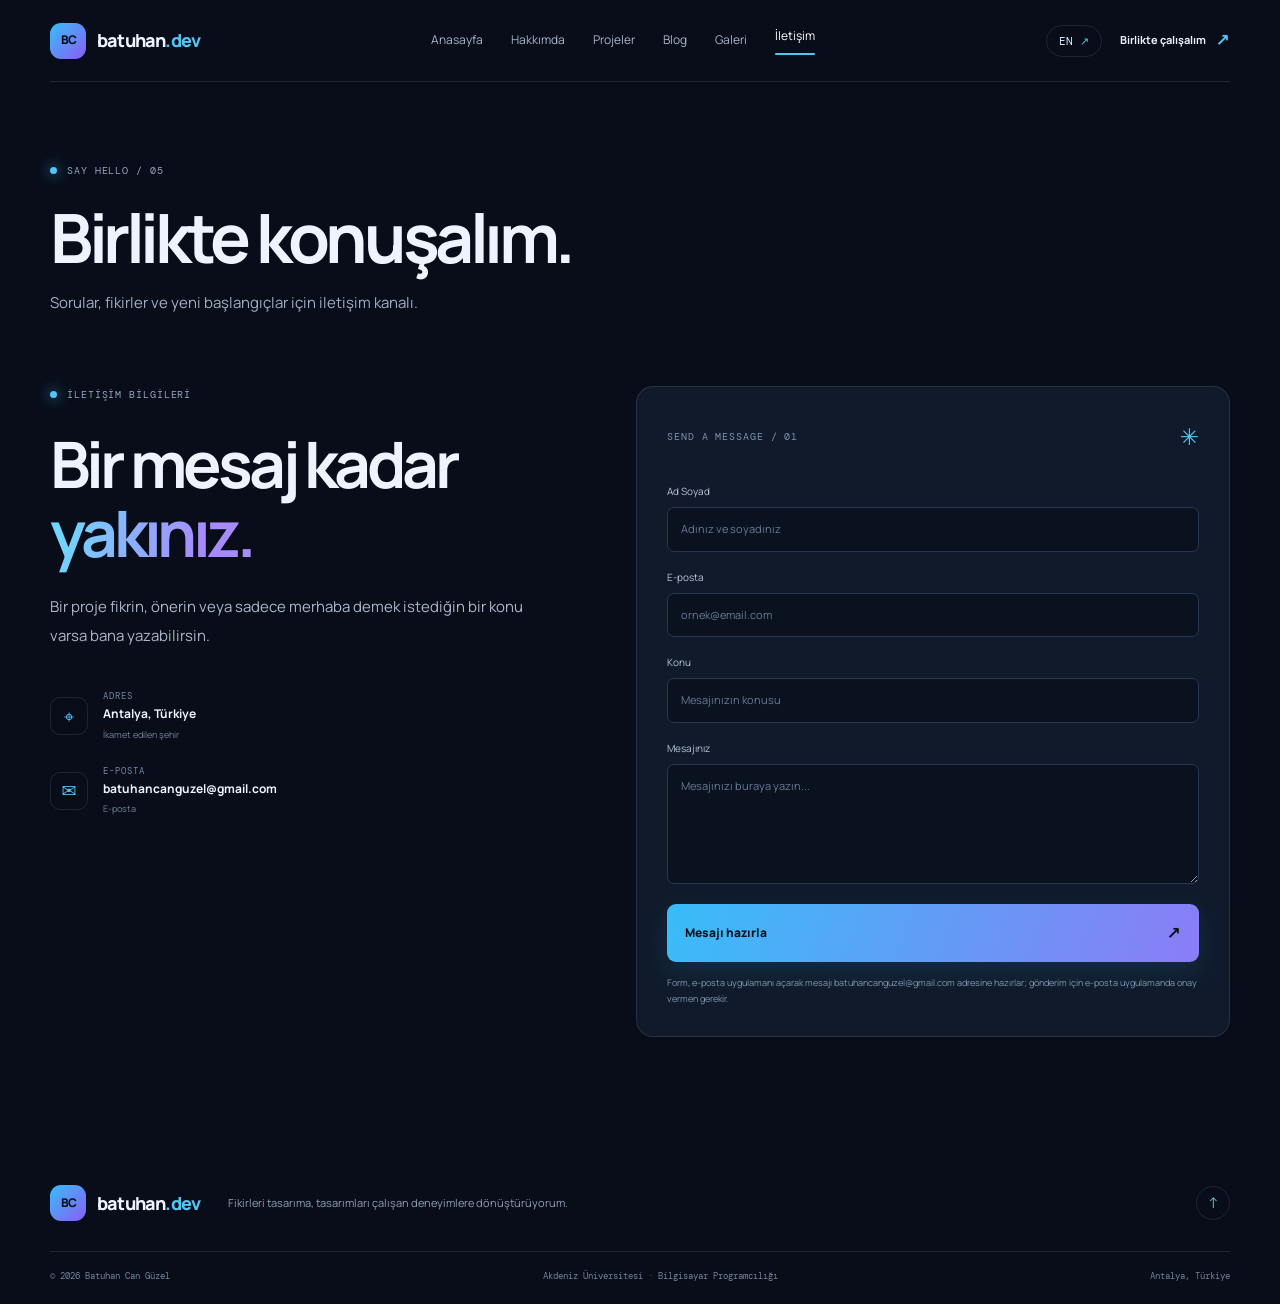
<file: contact.html>
<!DOCTYPE html>
<html lang="tr"><head><meta charset="utf-8"/><meta content="width=device-width, initial-scale=1" name="viewport"/><meta content="#080d19" name="theme-color"/><title>İletişim | Batuhan Can Güzel</title><meta content="Batuhan Can Güzel ile iletişime geçin. E-posta üzerinden ulaşabilir ve iletişim formunu kullanabilirsiniz." name="description"/><meta content="index,follow" name="robots"/><meta content="Batuhan Can Güzel" name="author"/><meta content="website" property="og:type"/><meta content="İletişim | Batuhan Can Güzel" property="og:title"/><meta content="Batuhan Can Güzel ile iletişime geçin. E-posta üzerinden ulaşabilir ve iletişim formunu kullanabilirsiniz." property="og:description"/><meta content="tr_TR" property="og:locale"/><link href="assets/favicon.svg" rel="icon" type="image/svg+xml"/><link href="https://fonts.googleapis.com" rel="preconnect"/><link crossorigin="" href="https://fonts.gstatic.com" rel="preconnect"/><link href="https://fonts.googleapis.com/css2?family=DM+Mono:wght@400;500&amp;family=Manrope:wght@400;500;600;700;800&amp;display=swap" rel="stylesheet"/><link href="css/style.css" rel="stylesheet"/><script type="application/ld+json">{"@context":"https://schema.org","@type":"Person","name":"Batuhan Can Güzel","jobTitle":"Computer Programming Student","description":"Akdeniz Üniversitesi Bilgisayar Programcılığı öğrencisi; web tasarımı ve yazılım teknolojileriyle ilgileniyor.","address":{"@type":"PostalAddress","addressLocality":"Antalya","addressCountry":"TR"},"alumniOf":{"@type":"CollegeOrUniversity","name":"Akdeniz Üniversitesi"},"knowsAbout":["HTML","CSS","JavaScript","Web Design","Responsive Design"],"email":"batuhancanguzel@gmail.com"}</script></head><body data-page="contact" id="top"><header class="site-header"><a aria-label="Batuhan Can Güzel ana sayfa" class="brand" href="index.html"><span class="brand-mark">BC</span><span class="brand-name">batuhan<span>.dev</span></span></a><button aria-expanded="false" aria-label="Menüyü aç" class="menu-toggle"><i></i><i></i><i></i></button><nav aria-label="Ana navigasyon" class="main-nav"><a data-en="Home" data-nav="index" data-tr="Anasayfa" href="index.html">Anasayfa</a><a data-en="About" data-nav="about" data-tr="Hakkımda" href="about.html">Hakkımda</a><a data-en="Projects" data-nav="projects" data-tr="Projeler" href="projects.html">Projeler</a><a data-en="Blog" data-nav="blog" data-tr="Blog" href="blog.html">Blog</a><a data-en="Gallery" data-nav="gallery" data-tr="Galeri" href="gallery.html">Galeri</a><a data-en="Contact" data-nav="contact" data-tr="İletişim" href="contact.html">İletişim</a></nav><div class="header-actions"><button aria-label="Switch language" class="lang-switch" type="button">EN <span>↗</span></button><a class="header-cta" href="contact.html"><span data-en="Let's connect" data-tr="Birlikte çalışalım">Birlikte çalışalım</span><b>↗</b></a></div></header><main><section class="page-intro wrap"><div class="eyebrow"><span class="eyebrow-dot"></span>SAY HELLO / 05</div><h1>Birlikte konuşalım.</h1><p class="page-lead" data-en="An open channel for questions, ideas and new beginnings." data-tr="Sorular, fikirler ve yeni başlangıçlar için iletişim kanalı.">Sorular, fikirler ve yeni başlangıçlar için iletişim kanalı.</p></section><section class="wrap content-section contact-layout"><div class="contact-copy"><div class="eyebrow"><span class="eyebrow-dot"></span><span data-en="CONTACT DETAILS" data-tr="İLETİŞİM BİLGİLERİ">İLETİŞİM BİLGİLERİ</span></div><h2 data-en="Just one message&lt;br&gt;&lt;em&gt;away.&lt;/em&gt;" data-tr="Bir mesaj kadar&lt;br&gt;&lt;em&gt;yakınız.&lt;/em&gt;">Bir mesaj kadar<br/><em>yakınız.</em></h2><p class="large-copy" data-en="Have a project idea, a suggestion, or just want to say hello? Send me a message." data-tr="Bir proje fikrin, önerin veya sadece merhaba demek istediğin bir konu varsa bana yazabilirsin.">Bir proje fikrin, önerin veya sadece merhaba demek istediğin bir konu varsa bana yazabilirsin.</p><div class="contact-details"><div><span class="detail-icon">⌖</span><p><small data-en="LOCATION" data-tr="ADRES">ADRES</small><strong>Antalya, Türkiye</strong><em data-en="City of residence" data-tr="İkamet edilen şehir">İkamet edilen şehir</em></p></div><div><span class="detail-icon">✉</span><p><small data-en="EMAIL" data-tr="E-POSTA">E-POSTA</small><strong><a href="mailto:batuhancanguzel@gmail.com">batuhancanguzel@gmail.com</a></strong><em data-en="Email" data-tr="E-posta">E-posta</em></p></div></div></div><form class="contact-form" id="contactForm"><div class="form-top"><span class="mono">SEND A MESSAGE / 01</span><span class="form-asterisk">✳</span></div><label data-en="Full name" data-tr="Ad Soyad" for="name">Ad Soyad</label><input data-placeholder-en="Your full name" data-placeholder-tr="Adınız ve soyadınız" id="name" name="name" placeholder="Adınız ve soyadınız" required="" type="text"/><label data-en="Email" data-tr="E-posta" for="email">E-posta</label><input id="email" name="email" placeholder="ornek@email.com" required="" type="email"/><label data-en="Subject" data-tr="Konu" for="subject">Konu</label><input data-placeholder-en="Message subject" data-placeholder-tr="Mesajınızın konusu" id="subject" name="subject" placeholder="Mesajınızın konusu" required="" type="text"/><label data-en="Your message" data-tr="Mesajınız" for="message">Mesajınız</label><textarea data-placeholder-en="Write your message here..." data-placeholder-tr="Mesajınızı buraya yazın..." id="message" name="message" placeholder="Mesajınızı buraya yazın..." required="" rows="5"></textarea><button class="btn btn-primary form-submit" type="submit"><span data-en="Prepare message" data-tr="Mesajı hazırla">Mesajı hazırla</span><b>↗</b></button><p aria-live="polite" class="form-feedback" data-en="The form prepares an email to batuhancanguzel@gmail.com in your mail app; you must confirm sending there." data-tr="Form, e-posta uygulamanı açarak mesajı batuhancanguzel@gmail.com adresine hazırlar; gönderim için e-posta uygulamanda onay vermen gerekir." id="formFeedback" role="status">Form, e-posta uygulamanı açarak mesajı batuhancanguzel@gmail.com adresine hazırlar; gönderim için e-posta uygulamanda onay vermen gerekir.</p></form></section></main><footer class="site-footer"><div class="footer-top"><a class="brand" href="index.html"><span class="brand-mark">BC</span><span class="brand-name">batuhan<span>.dev</span></span></a><p data-en="Turning ideas into designs and designs into working experiences." data-tr="Fikirleri tasarıma, tasarımları çalışan deneyimlere dönüştürüyorum.">Fikirleri tasarıma, tasarımları çalışan deneyimlere dönüştürüyorum.</p><a aria-label="Yukarı çık" class="back-top" href="#top">↑</a></div><div class="footer-bottom"><span>© <span id="year"></span> Batuhan Can Güzel</span><span data-en="Akdeniz University · Computer Programming" data-tr="Akdeniz Üniversitesi · Bilgisayar Programcılığı">Akdeniz Üniversitesi · Bilgisayar Programcılığı</span><span>Antalya, Türkiye</span></div></footer><script defer="" src="js/site.js"></script></body></html>
</file>
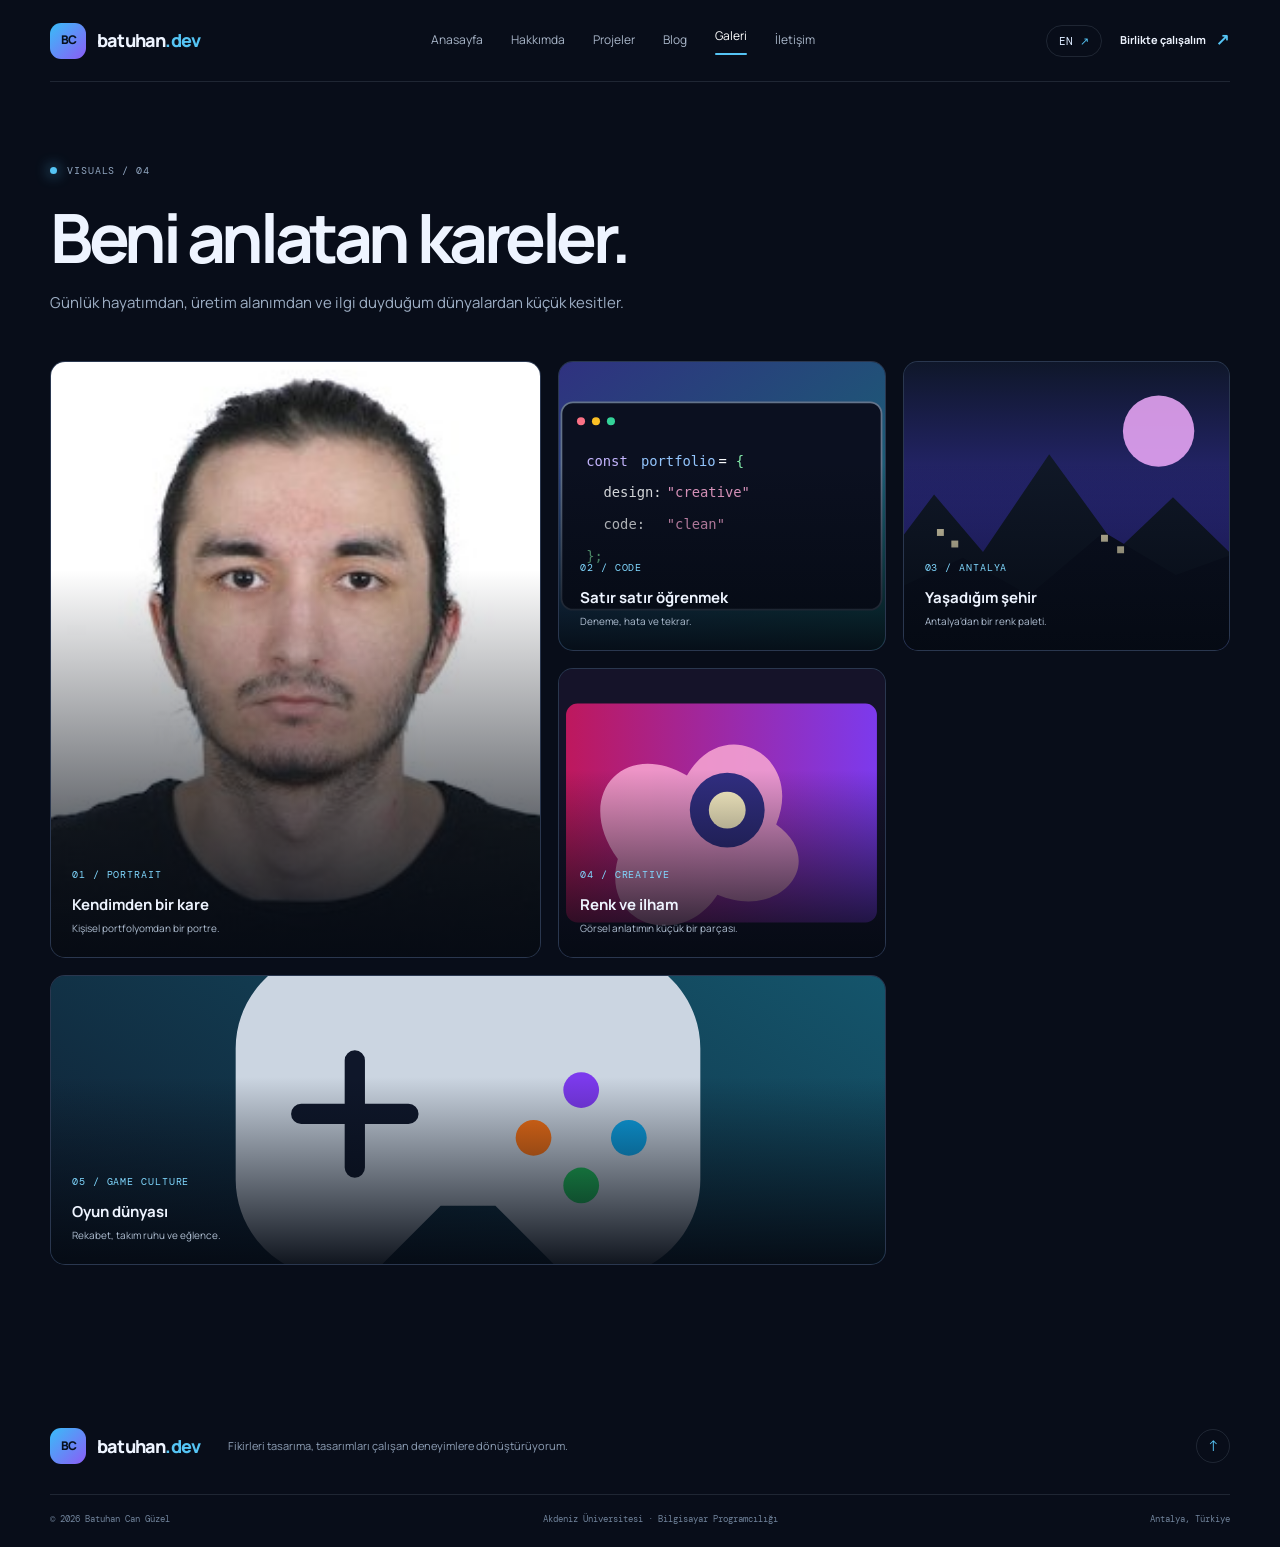
<file: gallery.html>
<!doctype html><html lang="tr"><head><meta charset="utf-8"><meta name="viewport" content="width=device-width, initial-scale=1"><meta name="theme-color" content="#080d19"><title>Galeri | Batuhan Can Güzel</title><meta name="description" content="Batuhan Can Güzel’in yazılım, tasarım, şehir yaşamı ve hobilerinden ilham alan görsel galerisi."><meta name="robots" content="index,follow"><meta name="author" content="Batuhan Can Güzel"><meta property="og:type" content="website"><meta property="og:title" content="Galeri | Batuhan Can Güzel"><meta property="og:description" content="Batuhan Can Güzel’in yazılım, tasarım, şehir yaşamı ve hobilerinden ilham alan görsel galerisi."><meta property="og:locale" content="tr_TR"><link rel="icon" href="assets/favicon.svg" type="image/svg+xml"><link rel="preconnect" href="https://fonts.googleapis.com"><link rel="preconnect" href="https://fonts.gstatic.com" crossorigin><link href="https://fonts.googleapis.com/css2?family=DM+Mono:wght@400;500&family=Manrope:wght@400;500;600;700;800&display=swap" rel="stylesheet"><link rel="stylesheet" href="css/style.css"><script type="application/ld+json">{"@context":"https://schema.org","@type":"Person","name":"Batuhan Can Güzel","jobTitle":"Computer Programming Student","description":"Akdeniz Üniversitesi Bilgisayar Programcılığı öğrencisi; web tasarımı ve yazılım teknolojileriyle ilgileniyor.","address":{"@type":"PostalAddress","addressLocality":"Antalya","addressCountry":"TR"},"alumniOf":{"@type":"CollegeOrUniversity","name":"Akdeniz Üniversitesi"},"knowsAbout":["HTML","CSS","JavaScript","Web Design","Responsive Design"]}</script></head><body id="top" data-page="gallery"><header class="site-header"><a class="brand" href="index.html" aria-label="Batuhan Can Güzel ana sayfa"><span class="brand-mark">BC</span><span class="brand-name">batuhan<span>.dev</span></span></a><button class="menu-toggle" aria-label="Menüyü aç" aria-expanded="false"><i></i><i></i><i></i></button><nav class="main-nav" aria-label="Ana navigasyon"><a href="index.html" data-nav="index" data-tr="Anasayfa" data-en="Home">Anasayfa</a><a href="about.html" data-nav="about" data-tr="Hakkımda" data-en="About">Hakkımda</a><a href="projects.html" data-nav="projects" data-tr="Projeler" data-en="Projects">Projeler</a><a href="blog.html" data-nav="blog" data-tr="Blog" data-en="Blog">Blog</a><a href="gallery.html" data-nav="gallery" data-tr="Galeri" data-en="Gallery">Galeri</a><a href="contact.html" data-nav="contact" data-tr="İletişim" data-en="Contact">İletişim</a></nav><div class="header-actions"><button class="lang-switch" type="button" aria-label="Switch language">EN <span>↗</span></button><a class="header-cta" href="contact.html"><span data-tr="Birlikte çalışalım" data-en="Let's connect">Birlikte çalışalım</span><b>↗</b></a></div></header><main><section class="page-intro wrap"><div class="eyebrow"><span class="eyebrow-dot"></span>VISUALS / 04</div><h1>Beni anlatan kareler.</h1><p class="page-lead" data-tr="Günlük hayatımdan, üretim alanımdan ve ilgi duyduğum dünyalardan küçük kesitler." data-en="Small glimpses of everyday life, my workspace and the worlds that interest me.">Günlük hayatımdan, üretim alanımdan ve ilgi duyduğum dünyalardan küçük kesitler.</p></section><section class="wrap content-section"><div class="gallery-grid"><figure class="gallery-item gallery-large"><img src="assets/batuhan-can-guzel.jpg" alt="Batuhan Can Güzel portre fotoğrafı"><figcaption><span>01 / PORTRAIT</span><strong data-tr="Kendimden bir kare" data-en="A portrait of me">Kendimden bir kare</strong><p data-tr="Kişisel portfolyomdan bir portre." data-en="A portrait from my personal portfolio.">Kişisel portfolyomdan bir portre.</p></figcaption></figure><figure class="gallery-item"><img src="assets/gallery-code.svg" alt="Kod editörü temalı görsel"><figcaption><span>02 / CODE</span><strong data-tr="Satır satır öğrenmek" data-en="Learning line by line">Satır satır öğrenmek</strong><p data-tr="Deneme, hata ve tekrar." data-en="Experiment, error and iteration.">Deneme, hata ve tekrar.</p></figcaption></figure><figure class="gallery-item"><img src="assets/gallery-city.svg" alt="Akşam şehir manzarası illüstrasyonu"><figcaption><span>03 / ANTALYA</span><strong data-tr="Yaşadığım şehir" data-en="The city I live in">Yaşadığım şehir</strong><p data-tr="Antalya'dan bir renk paleti." data-en="A color palette inspired by Antalya.">Antalya'dan bir renk paleti.</p></figcaption></figure><figure class="gallery-item"><img src="assets/gallery-creative.svg" alt="Renkli yaratıcı kompozisyon illüstrasyonu"><figcaption><span>04 / CREATIVE</span><strong data-tr="Renk ve ilham" data-en="Color and inspiration">Renk ve ilham</strong><p data-tr="Görsel anlatımın küçük bir parçası." data-en="A small piece of visual storytelling.">Görsel anlatımın küçük bir parçası.</p></figcaption></figure><figure class="gallery-item gallery-wide"><img src="assets/gallery-game.svg" alt="Oyun kumandası illüstrasyonu"><figcaption><span>05 / GAME CULTURE</span><strong data-tr="Oyun dünyası" data-en="Gaming world">Oyun dünyası</strong><p data-tr="Rekabet, takım ruhu ve eğlence." data-en="Competition, teamwork and fun.">Rekabet, takım ruhu ve eğlence.</p></figcaption></figure></div><div class="notice"><span class="notice-icon"></span><p data-tr="" data-en="Gallery visuals are sample illustrations for design purposes. Personalize this section with your own photos of campus, workspace, hobbies and everyday life.">Galeri görselleri tasarım amaçlı örnek illüstrasyonlardır. Bu alanı kendi fotoğraflarınla (kampüs, çalışma ortamı, hobiler ve günlük yaşam) güncelleyerek kişiselleştirebilirsin.</p></div></section></main><footer class="site-footer"><div class="footer-top"><a class="brand" href="index.html"><span class="brand-mark">BC</span><span class="brand-name">batuhan<span>.dev</span></span></a><p data-tr="Fikirleri tasarıma, tasarımları çalışan deneyimlere dönüştürüyorum." data-en="Turning ideas into designs and designs into working experiences.">Fikirleri tasarıma, tasarımları çalışan deneyimlere dönüştürüyorum.</p><a class="back-top" href="#top" aria-label="Yukarı çık">↑</a></div><div class="footer-bottom"><span>© <span id="year"></span> Batuhan Can Güzel</span><span data-tr="Akdeniz Üniversitesi · Bilgisayar Programcılığı" data-en="Akdeniz University · Computer Programming">Akdeniz Üniversitesi · Bilgisayar Programcılığı</span><span>Antalya, Türkiye</span></div></footer><script src="js/site.js" defer></script></body></html>
</file>
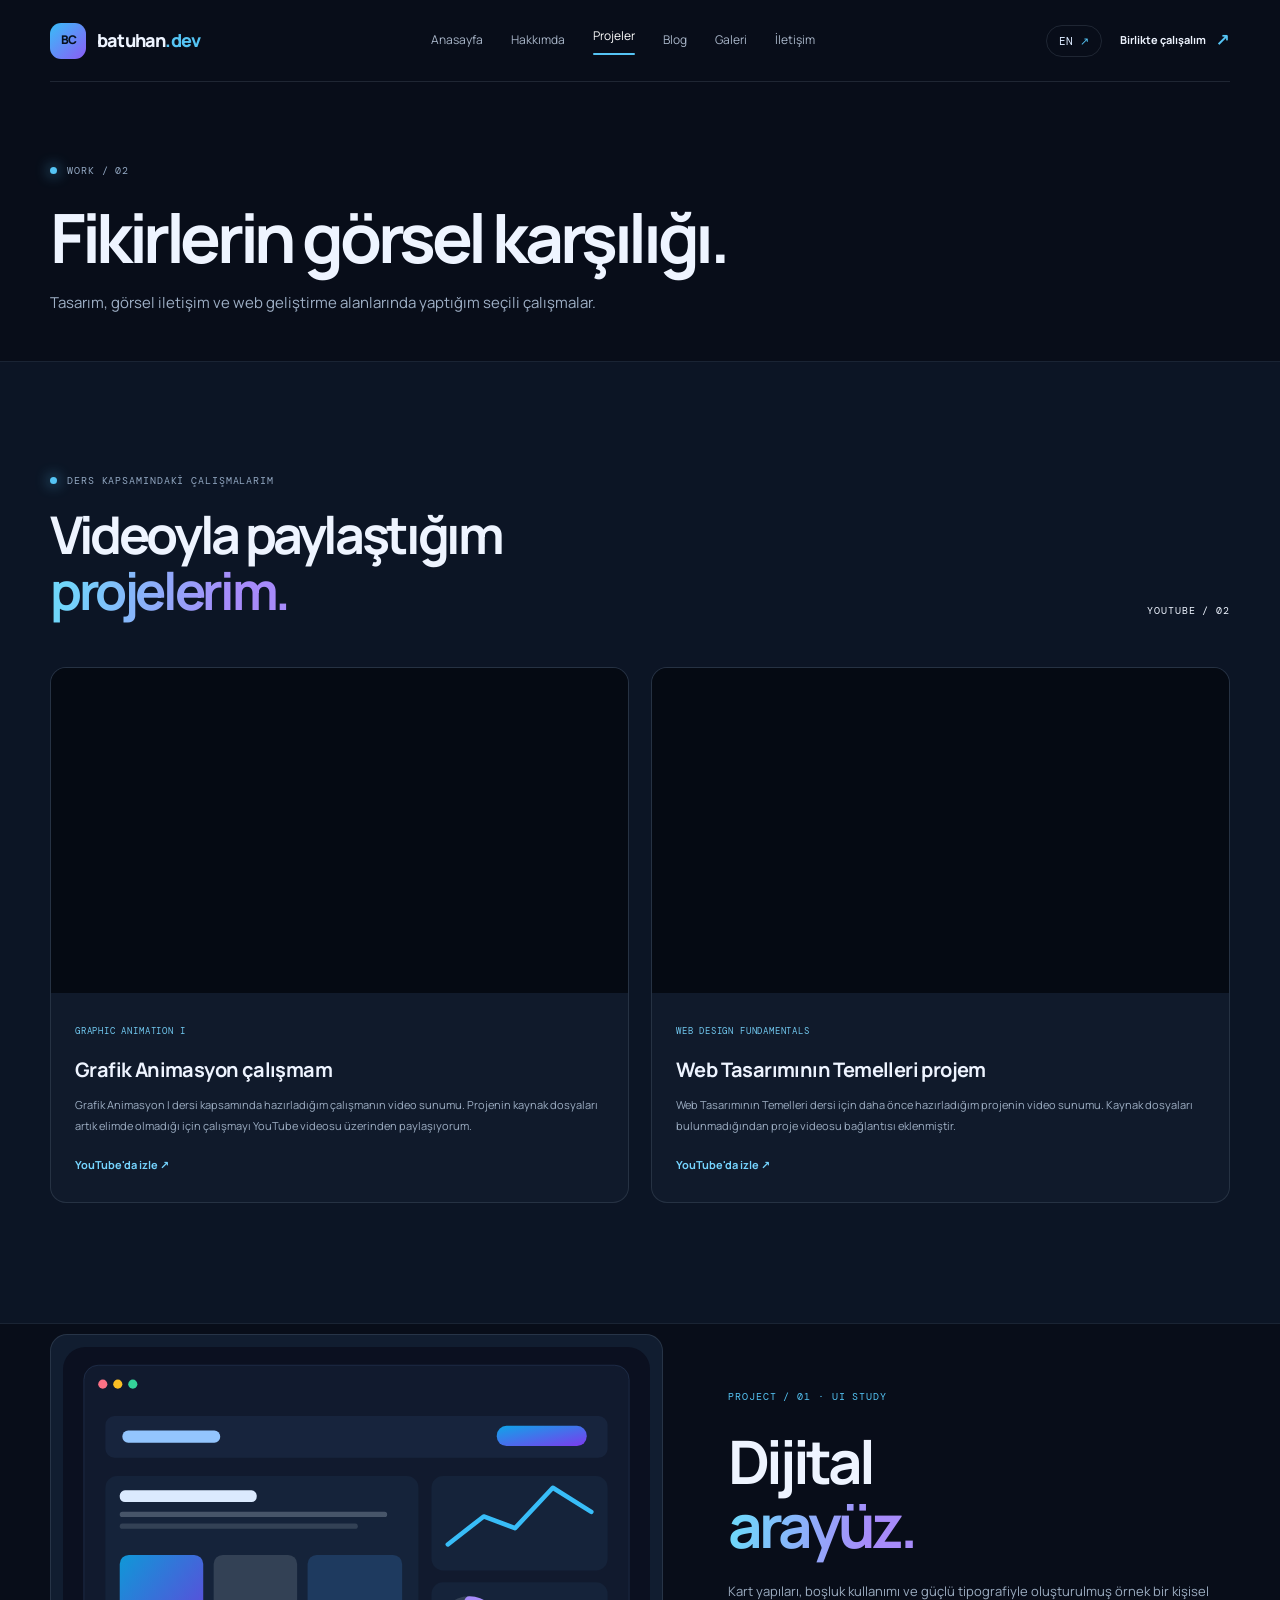
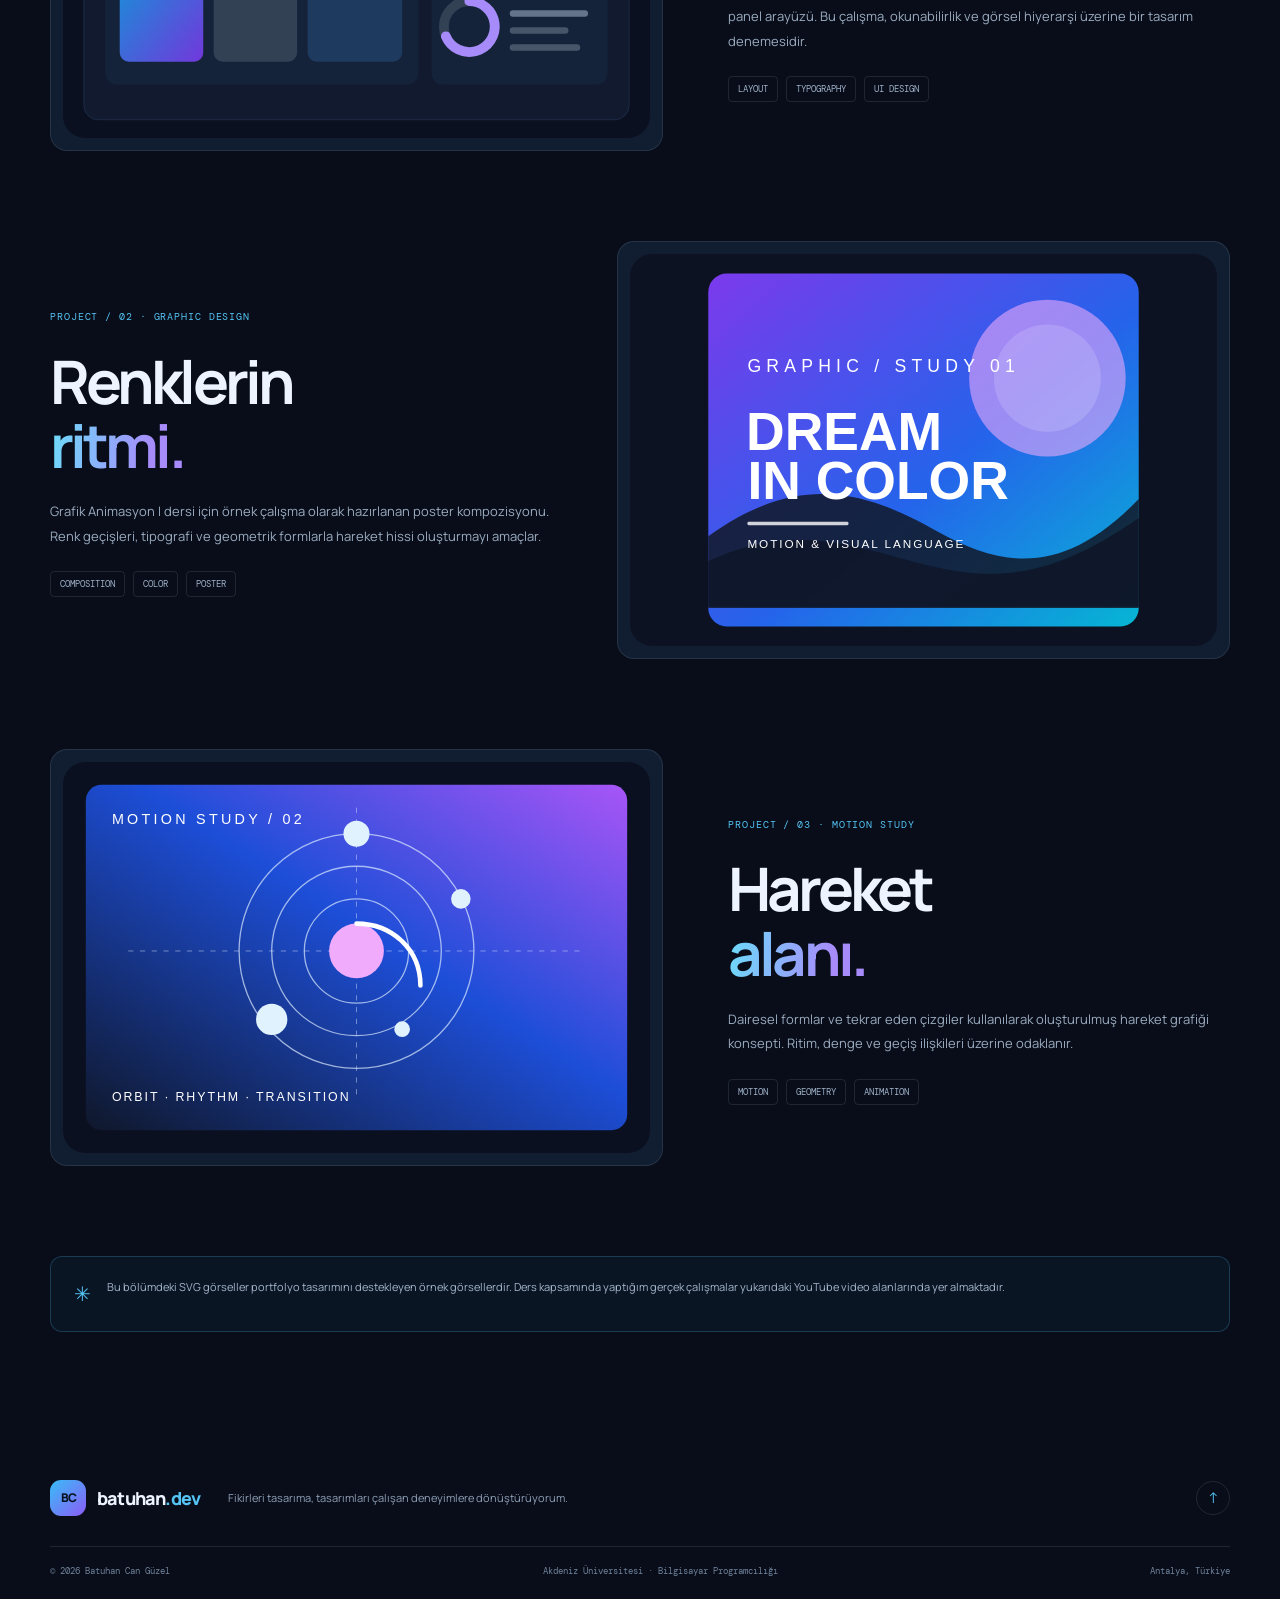
<file: projects.html>
<!doctype html><html lang="tr"><head><meta charset="utf-8"><meta name="viewport" content="width=device-width, initial-scale=1"><meta name="theme-color" content="#080d19"><title>Projeler | Batuhan Can Güzel</title><meta name="description" content="Batuhan Can Güzel’in web arayüzü, grafik tasarım ve hareket grafikleri üzerine örnek projeleri."><meta name="robots" content="index,follow"><meta name="author" content="Batuhan Can Güzel"><meta property="og:type" content="website"><meta property="og:title" content="Projeler | Batuhan Can Güzel"><meta property="og:description" content="Batuhan Can Güzel’in web arayüzü, grafik tasarım ve hareket grafikleri üzerine örnek projeleri."><meta property="og:locale" content="tr_TR"><link rel="icon" href="assets/favicon.svg" type="image/svg+xml"><link rel="preconnect" href="https://fonts.googleapis.com"><link rel="preconnect" href="https://fonts.gstatic.com" crossorigin><link href="https://fonts.googleapis.com/css2?family=DM+Mono:wght@400;500&family=Manrope:wght@400;500;600;700;800&display=swap" rel="stylesheet"><link rel="stylesheet" href="css/style.css"><script type="application/ld+json">{"@context":"https://schema.org","@type":"Person","name":"Batuhan Can Güzel","jobTitle":"Computer Programming Student","description":"Akdeniz Üniversitesi Bilgisayar Programcılığı öğrencisi; web tasarımı ve yazılım teknolojileriyle ilgileniyor.","address":{"@type":"PostalAddress","addressLocality":"Antalya","addressCountry":"TR"},"alumniOf":{"@type":"CollegeOrUniversity","name":"Akdeniz Üniversitesi"},"knowsAbout":["HTML","CSS","JavaScript","Web Design","Responsive Design"]}</script></head><body id="top" data-page="projects"><header class="site-header"><a class="brand" href="index.html" aria-label="Batuhan Can Güzel ana sayfa"><span class="brand-mark">BC</span><span class="brand-name">batuhan<span>.dev</span></span></a><button class="menu-toggle" aria-label="Menüyü aç" aria-expanded="false"><i></i><i></i><i></i></button><nav class="main-nav" aria-label="Ana navigasyon"><a href="index.html" data-nav="index" data-tr="Anasayfa" data-en="Home">Anasayfa</a><a href="about.html" data-nav="about" data-tr="Hakkımda" data-en="About">Hakkımda</a><a href="projects.html" data-nav="projects" data-tr="Projeler" data-en="Projects">Projeler</a><a href="blog.html" data-nav="blog" data-tr="Blog" data-en="Blog">Blog</a><a href="gallery.html" data-nav="gallery" data-tr="Galeri" data-en="Gallery">Galeri</a><a href="contact.html" data-nav="contact" data-tr="İletişim" data-en="Contact">İletişim</a></nav><div class="header-actions"><button class="lang-switch" type="button" aria-label="Switch language">EN <span>↗</span></button><a class="header-cta" href="contact.html"><span data-tr="Birlikte çalışalım" data-en="Let's connect">Birlikte çalışalım</span><b>↗</b></a></div></header><main><section class="page-intro wrap"><div class="eyebrow"><span class="eyebrow-dot"></span>WORK / 02</div><h1>Fikirlerin görsel karşılığı.</h1><p class="page-lead" data-tr="Tasarım, görsel iletişim ve web geliştirme alanlarında yaptığım seçili çalışmalar." data-en="Selected explorations in design, visual communication and web development.">Tasarım, görsel iletişim ve web geliştirme alanlarında yaptığım seçili çalışmalar.</p></section><section class="section section-muted course-projects"><div class="wrap"><div class="section-heading"><div><div class="eyebrow"><span class="eyebrow-dot"></span><span data-tr="DERS KAPSAMINDAKİ ÇALIŞMALARIM" data-en="COURSE PROJECTS">DERS KAPSAMINDAKİ ÇALIŞMALARIM</span></div><h2 data-tr="Videoyla paylaştığım<br><em>projelerim.</em>" data-en="Projects shared<br><em>on video.</em>">Videoyla paylaştığım<br><em>projelerim.</em></h2></div><span class="mono">YOUTUBE / 02</span></div><div class="video-project-grid"><article class="video-project"><div class="video-frame"><iframe src="https://www.youtube-nocookie.com/embed/4vRhpkn2rXc" title="Grafik Animasyon I dersi projesi — Batuhan Can Güzel" loading="lazy" allow="accelerometer; autoplay; clipboard-write; encrypted-media; gyroscope; picture-in-picture; web-share" referrerpolicy="strict-origin-when-cross-origin" allowfullscreen></iframe></div><div class="video-project-copy"><span class="mono">GRAPHIC ANIMATION I</span><h3 data-tr="Grafik Animasyon çalışmam" data-en="My Graphic Animation project">Grafik Animasyon çalışmam</h3><p data-tr="Grafik Animasyon I dersi kapsamında hazırladığım çalışmanın video sunumu. Projenin kaynak dosyaları artık elimde olmadığı için çalışmayı YouTube videosu üzerinden paylaşıyorum." data-en="A video presentation of my Graphic Animation I course work. The original source files are no longer available, so I am sharing the project through its YouTube video.">Grafik Animasyon I dersi kapsamında hazırladığım çalışmanın video sunumu. Projenin kaynak dosyaları artık elimde olmadığı için çalışmayı YouTube videosu üzerinden paylaşıyorum.</p><a class="text-link" href="https://www.youtube.com/watch?v=4vRhpkn2rXc" target="_blank" rel="noopener noreferrer" data-tr="YouTube'da izle ↗" data-en="Watch on YouTube ↗">YouTube'da izle ↗</a></div></article><article class="video-project"><div class="video-frame"><iframe src="https://www.youtube-nocookie.com/embed/JTPeQ6bceEU" title="Web Tasarımının Temelleri dersi projesi — Batuhan Can Güzel" loading="lazy" allow="accelerometer; autoplay; clipboard-write; encrypted-media; gyroscope; picture-in-picture; web-share" referrerpolicy="strict-origin-when-cross-origin" allowfullscreen></iframe></div><div class="video-project-copy"><span class="mono">WEB DESIGN FUNDAMENTALS</span><h3 data-tr="Web Tasarımının Temelleri projem" data-en="My Web Design Fundamentals project">Web Tasarımının Temelleri projem</h3><p data-tr="Web Tasarımının Temelleri dersi için daha önce hazırladığım projenin video sunumu. Kaynak dosyaları bulunmadığından proje videosu bağlantısı eklenmiştir." data-en="A video presentation of a previous project for Web Design Fundamentals. The source files are unavailable, so the project video is linked here.">Web Tasarımının Temelleri dersi için daha önce hazırladığım projenin video sunumu. Kaynak dosyaları bulunmadığından proje videosu bağlantısı eklenmiştir.</p><a class="text-link" href="https://www.youtube.com/watch?v=JTPeQ6bceEU" target="_blank" rel="noopener noreferrer" data-tr="YouTube'da izle ↗" data-en="Watch on YouTube ↗">YouTube'da izle ↗</a></div></article></div><p class="small-note" data-tr="" data-en="Note: Videos are embedded from YouTube. Video presentations are used because the original project files are unavailable.">Not: Videolar YouTube üzerinden gömülüdür. Kaynak proje dosyaları paylaşılmadığı için sayfada video sunumları kullanılmıştır.</p></div></section><section class="wrap content-section"><div class="project-feature" id="interface"><div class="project-feature-image"><img src="assets/project-ui.svg" alt="Dijital arayüz proje görseli"></div><div class="project-feature-copy"><span class="mono">PROJECT / 01 · UI STUDY</span><h2 data-tr="Dijital<br><em>arayüz.</em>" data-en="Digital<br><em>interface.</em>">Dijital<br><em>arayüz.</em></h2><p data-tr="Kart yapıları, boşluk kullanımı ve güçlü tipografiyle oluşturulmuş örnek bir kişisel panel arayüzü. Bu çalışma, okunabilirlik ve görsel hiyerarşi üzerine bir tasarım denemesidir." data-en="A sample personal dashboard interface built with card layouts, generous spacing and strong typography. This study explores readability and visual hierarchy.">Kart yapıları, boşluk kullanımı ve güçlü tipografiyle oluşturulmuş örnek bir kişisel panel arayüzü. Bu çalışma, okunabilirlik ve görsel hiyerarşi üzerine bir tasarım denemesidir.</p><div class="tag-list"><span>LAYOUT</span><span>TYPOGRAPHY</span><span>UI DESIGN</span></div></div></div><div class="project-feature reverse" id="poster"><div class="project-feature-image"><img src="assets/project-poster.svg" alt="Dream in Color grafik tasarım posteri"></div><div class="project-feature-copy"><span class="mono">PROJECT / 02 · GRAPHIC DESIGN</span><h2 data-tr="Renklerin<br><em>ritmi.</em>" data-en="Rhythm<br><em>of color.</em>">Renklerin<br><em>ritmi.</em></h2><p data-tr="Grafik Animasyon I dersi için örnek çalışma olarak hazırlanan poster kompozisyonu. Renk geçişleri, tipografi ve geometrik formlarla hareket hissi oluşturmayı amaçlar." data-en="A sample poster composition created as a Graphic Animation I class study. It uses color transitions, typography and geometric forms to suggest movement.">Grafik Animasyon I dersi için örnek çalışma olarak hazırlanan poster kompozisyonu. Renk geçişleri, tipografi ve geometrik formlarla hareket hissi oluşturmayı amaçlar.</p><div class="tag-list"><span>COMPOSITION</span><span>COLOR</span><span>POSTER</span></div></div></div><div class="project-feature" id="motion"><div class="project-feature-image"><img src="assets/project-motion.svg" alt="Hareket alanı geometrik grafik animasyon çalışması"></div><div class="project-feature-copy"><span class="mono">PROJECT / 03 · MOTION STUDY</span><h2 data-tr="Hareket<br><em>alanı.</em>" data-en="Motion<br><em>field.</em>">Hareket<br><em>alanı.</em></h2><p data-tr="Dairesel formlar ve tekrar eden çizgiler kullanılarak oluşturulmuş hareket grafiği konsepti. Ritim, denge ve geçiş ilişkileri üzerine odaklanır." data-en="A motion graphics concept built from circular forms and repeating lines. It focuses on rhythm, balance and transitions.">Dairesel formlar ve tekrar eden çizgiler kullanılarak oluşturulmuş hareket grafiği konsepti. Ritim, denge ve geçiş ilişkileri üzerine odaklanır.</p><div class="tag-list"><span>MOTION</span><span>GEOMETRY</span><span>ANIMATION</span></div></div></div><div class="notice-box"><span class="notice-icon">✳</span><p data-tr="Bu bölümdeki SVG görseller portfolyo tasarımını destekleyen örnek görsellerdir. Ders kapsamında yaptığım gerçek çalışmalar yukarıdaki YouTube video alanlarında yer almaktadır." data-en="These SVG visuals support the portfolio layout. My actual course projects are presented in the YouTube video section above.">Bu bölümdeki SVG görseller portfolyo tasarımını destekleyen örnek görsellerdir. Ders kapsamında yaptığım gerçek çalışmalar yukarıdaki YouTube video alanlarında yer almaktadır.</p></div></section></main><footer class="site-footer"><div class="footer-top"><a class="brand" href="index.html"><span class="brand-mark">BC</span><span class="brand-name">batuhan<span>.dev</span></span></a><p data-tr="Fikirleri tasarıma, tasarımları çalışan deneyimlere dönüştürüyorum." data-en="Turning ideas into designs and designs into working experiences.">Fikirleri tasarıma, tasarımları çalışan deneyimlere dönüştürüyorum.</p><a class="back-top" href="#top" aria-label="Yukarı çık">↑</a></div><div class="footer-bottom"><span>© <span id="year"></span> Batuhan Can Güzel</span><span data-tr="Akdeniz Üniversitesi · Bilgisayar Programcılığı" data-en="Akdeniz University · Computer Programming">Akdeniz Üniversitesi · Bilgisayar Programcılığı</span><span>Antalya, Türkiye</span></div></footer><script src="js/site.js" defer></script></body></html>
</file>
<file: css/style.css>
/* BATUHAN.DEV — custom responsive portfolio */
:root{--bg:#080d19;--panel:#101827;--panel2:#131e30;--line:rgba(148,163,184,.17);--text:#eef4ff;--muted:#9aa9be;--blue:#55c4f4;--violet:#a78bfa;--accent:#78aaff;--max:1180px;--radius:22px;--font:'Manrope',system-ui,sans-serif;--mono:'DM Mono',monospace}*{box-sizing:border-box}html{scroll-behavior:smooth}body{margin:0;background:var(--bg);color:var(--text);font-family:var(--font);font-size:15px;line-height:1.7;overflow-x:hidden}body:before{content:"";position:fixed;inset:0;pointer-events:none;opacity:.18;z-index:-1;background-image:radial-gradient(rgba(148,163,184,.22) .7px,transparent .7px);background-size:22px 22px}a{color:inherit;text-decoration:none}img{display:block;max-width:100%}button,input,textarea{font:inherit}.wrap{width:min(var(--max),calc(100% - 40px));margin-inline:auto}.mono,.eyebrow,.post-meta,.timeline-date,.gallery-item figcaption>span{font-family:var(--mono);letter-spacing:.09em;font-size:10px}.site-header{height:82px;width:min(var(--max),calc(100% - 40px));margin:auto;display:flex;align-items:center;justify-content:space-between;border-bottom:1px solid var(--line);position:relative;z-index:20}.brand{display:flex;align-items:center;gap:11px;flex-shrink:0}.brand-mark{width:36px;height:36px;display:grid;place-items:center;border-radius:11px;background:linear-gradient(135deg,#38bdf8,#8b5cf6);font-weight:800;color:#07111e;font-size:12px;letter-spacing:-1px}.brand-name{font-size:18px;font-weight:800;letter-spacing:-.8px}.brand-name span{color:var(--blue)}.main-nav{display:flex;align-items:center;gap:28px}.main-nav a{font-size:12px;color:#a9b6c9;transition:.2s}.main-nav a:hover,.main-nav a.active{color:#fff}.main-nav a.active:after{content:"";display:block;height:2px;background:var(--blue);margin-top:7px;border-radius:4px}.header-actions{display:flex;align-items:center;gap:18px}.lang-switch{background:transparent;border:1px solid var(--line);color:#dbeafe;padding:8px 12px;border-radius:50px;font:11px var(--mono);cursor:pointer}.lang-switch span{color:var(--blue)}.header-cta{font-size:11px;font-weight:700;display:flex;gap:10px;align-items:center}.header-cta b{color:var(--blue);font-size:17px}.menu-toggle{display:none}.hero{min-height:640px;display:grid;grid-template-columns:1.04fr .96fr;align-items:center;gap:50px;padding-top:46px;padding-bottom:75px}.eyebrow{display:flex;align-items:center;gap:10px;color:#92a7c1}.eyebrow-dot{width:7px;height:7px;background:var(--blue);box-shadow:0 0 14px var(--blue);border-radius:50%;display:inline-block;flex-shrink:0}.eyebrow-line{height:1px;width:48px;background:var(--line)}h1,h2,h3,p{margin-top:0}h1,h2{letter-spacing:-.065em;line-height:1.08;font-weight:700}h1{font-size:clamp(48px,6.2vw,76px);margin:24px 0 22px}h2{font-size:clamp(34px,4.2vw,52px);margin:20px 0 0}h1 em,h2 em{font-style:normal;background:linear-gradient(100deg,#70d6fa 8%,#a78bfa 75%);background-clip:text;color:transparent}.hero-lead,.large-copy{color:#aab7ca;font-size:16px;line-height:1.9;max-width:560px}.hero-actions{display:flex;align-items:center;gap:25px;margin-top:30px}.btn{display:inline-flex;align-items:center;justify-content:space-between;gap:25px;border:0;border-radius:9px;padding:15px 18px;font-size:12px;font-weight:800;transition:transform .25s,box-shadow .25s;cursor:pointer}.btn:hover{transform:translateY(-3px)}.btn-primary{background:linear-gradient(110deg,#38bdf8,#8b7cf6);color:#07111e;box-shadow:0 10px 30px rgba(56,189,248,.13)}.btn b{font-size:17px}.text-link{font-size:12px;color:#d4dfef;display:inline-flex;align-items:center;gap:12px}.text-link span:last-child{font-size:18px;color:var(--blue);transition:transform .2s}.text-link:hover span:last-child{transform:translateX(5px)}.hero-meta{display:flex;gap:26px;align-items:center;margin-top:54px;color:#8294ad;font-size:10px}.hero-meta>span:first-child{display:flex;align-items:center;gap:9px}.status-pulse{width:7px;height:7px;border-radius:50%;background:#4ade80;box-shadow:0 0 0 4px rgba(74,222,128,.1)}.hero-visual{position:relative;min-height:500px;display:grid;place-items:center}.visual-glow{position:absolute;width:360px;height:360px;border-radius:50%;background:radial-gradient(circle,rgba(64,146,255,.23),rgba(139,92,246,.12) 48%,transparent 72%);filter:blur(12px)}.orbit{position:absolute;border:1px solid rgba(125,170,230,.18);border-radius:50%;transform:rotate(-22deg)}.orbit-one{width:500px;height:230px}.orbit-two{width:440px;height:310px;transform:rotate(48deg)}.profile-card{position:relative;width:min(330px,82%);padding:15px;background:rgba(17,29,49,.88);border:1px solid rgba(148,183,230,.23);border-radius:20px;box-shadow:0 28px 90px rgba(0,0,0,.35);transform:rotate(2deg);backdrop-filter:blur(12px)}.profile-card-top,.profile-card-bottom{display:flex;justify-content:space-between;align-items:center}.profile-card-top{color:#8093ad;padding:3px 4px 13px}.card-dots{letter-spacing:3px;color:#71839b;font-size:9px}.profile-avatar{height:300px;overflow:hidden;border-radius:13px;background:#1b2940}.profile-avatar img{width:100%;height:100%;object-fit:cover}.profile-card-bottom{padding:15px 4px 4px}.profile-card-bottom div{display:grid;gap:3px}.profile-card-bottom strong{font-size:13px}.profile-card-bottom span:not(.card-arrow){font-size:10px;color:#8fa3bc}.card-arrow{color:var(--blue);font-size:22px}.floating-tag{position:absolute;display:flex;align-items:center;gap:9px;padding:11px 14px;background:#121e31;border:1px solid rgba(148,183,230,.2);border-radius:10px;box-shadow:0 12px 35px rgba(0,0,0,.25);font-size:10px;color:#c9d6e8}.tag-code{top:95px;left:0}.tag-design{right:-5px;bottom:100px}.tag-icon{font-size:17px;color:var(--blue)}.visual-index{position:absolute;right:12px;top:20px;color:#6f839e}.ticker{overflow:hidden;border-block:1px solid var(--line);background:#0c1422}.ticker-track{display:flex;align-items:center;justify-content:space-around;gap:38px;white-space:nowrap;min-width:850px;padding:17px 0;color:#8799b2;font:10px var(--mono);letter-spacing:.17em}.ticker-track b{color:var(--blue);font-size:17px}.section{padding-top:110px;padding-bottom:110px}.section-muted{background:#0b1321;border-block:1px solid rgba(148,163,184,.07)}.section-heading{display:flex;justify-content:space-between;align-items:end;gap:30px;margin-bottom:48px}.section-heading h2{margin-top:18px}.section-heading>.text-link{margin-bottom:7px}.intro-grid{display:grid;grid-template-columns:1.25fr .75fr;gap:100px;align-items:start}.intro-grid .large-copy{font-size:19px;max-width:680px}.intro-note{border-left:1px solid rgba(85,196,244,.4);padding:8px 0 8px 22px;margin-top:5px}.note-number{font:10px var(--mono);color:var(--blue)}.intro-note p{font-size:12px;color:#98a8be;margin:14px 0 0}.project-grid{display:grid;grid-template-columns:repeat(3,1fr);gap:20px}.project-card{display:block}.project-art{position:relative;padding:10px;background:#111d30;border:1px solid var(--line);border-radius:15px;overflow:hidden}.project-art img{width:100%;aspect-ratio:1.5;object-fit:cover;border-radius:9px;transition:transform .5s}.project-card:hover .project-art img{transform:scale(1.035)}.art-index{position:absolute;top:20px;left:20px;background:rgba(7,13,25,.7);border:1px solid rgba(255,255,255,.2);border-radius:5px;padding:4px 8px;font:10px var(--mono)}.project-info{display:flex;justify-content:space-between;align-items:center;padding:18px 3px}.project-info h3{font-size:15px;margin:0 0 4px}.project-info p{font-size:10px;color:#8fa0b7;margin:0}.round-arrow{width:34px;height:34px;border:1px solid var(--line);border-radius:50%;display:grid;place-items:center;color:var(--blue);transition:.2s}.project-card:hover .round-arrow{background:var(--blue);color:#07111e}.interest-grid{display:grid;grid-template-columns:repeat(4,1fr);border-block:1px solid var(--line)}.interest-item{padding:30px 23px;border-right:1px solid var(--line)}.interest-item:first-child{padding-left:0}.interest-item:last-child{border:0}.interest-symbol{font-size:25px;color:var(--blue)}.interest-item h3{font-size:14px;margin:17px 0 7px}.interest-item p{font-size:11px;color:#94a6bd;margin:0}.closing-cta{background:linear-gradient(110deg,#12334b,#25234c 65%,#30204b);padding:76px 0}.closing-inner{display:flex;align-items:center;justify-content:space-between;gap:30px}.closing-cta h2{font-size:clamp(40px,5vw,62px);margin-top:18px}.btn-light{background:#eff6ff;color:#101827}.site-footer{width:min(var(--max),calc(100% - 40px));margin:auto;padding:38px 0 22px}.footer-top{display:flex;align-items:center;gap:28px;border-bottom:1px solid var(--line);padding-bottom:30px}.footer-top p{margin:0;color:#8fa0b7;font-size:11px}.back-top{margin-left:auto;width:34px;height:34px;border:1px solid var(--line);border-radius:50%;display:grid;place-items:center;color:var(--blue)}.footer-bottom{display:flex;justify-content:space-between;gap:20px;padding-top:18px;color:#71849c;font:9px var(--mono)}.page-intro{padding-top:80px;padding-bottom:45px}.page-intro h1{font-size:clamp(45px,6vw,68px);margin:22px 0 0;max-width:900px}.page-lead{width:min(var(--max),calc(100% - 40px));margin:-15px auto 58px;color:#9eafc5;font-size:15px;max-width:650px}.content-section{padding-bottom:110px}.about-layout{display:grid;grid-template-columns:320px 1fr;gap:85px;padding-top:35px}.portrait-frame{position:relative;border-radius:18px;overflow:hidden;background:#17243a}.portrait-frame img{width:100%;aspect-ratio:4/5;object-fit:cover}.photo-edit-label{position:absolute;bottom:15px;left:15px;padding:7px 10px;border-radius:5px;background:rgba(8,13,25,.75);font:9px var(--mono);letter-spacing:.12em;color:#cdeaff}.side-contact{margin-top:22px;padding:20px;border:1px solid var(--line);border-radius:13px}.side-contact>.mono{color:var(--blue)}.side-contact p{display:grid;margin:18px 0 0;gap:2px}.side-contact p span{font-size:10px;color:#7f91aa}.side-contact p strong{font-size:12px;font-weight:600}.about-main h2{font-size:clamp(42px,5vw,62px);margin:26px 0}.about-main .large-copy{font-size:17px}.about-main>p:not(.large-copy){color:#99a9bd;font-size:13px;line-height:1.9}.about-main blockquote{margin:32px 0;padding:23px 27px;border-left:2px solid var(--blue);background:#101b2c;border-radius:0 12px 12px 0}.about-main blockquote p{font-size:15px;color:#d8e5f5;margin:0 0 10px}.about-main cite{font:9px var(--mono);letter-spacing:.1em;color:#7f94af}.code-heading{display:flex;justify-content:space-between;color:var(--blue);font:9px var(--mono);letter-spacing:.1em;margin-bottom:10px}.about-code pre,.code-snippet pre{background:#070d18;border:1px solid var(--line);padding:19px;border-radius:11px;overflow:auto;color:#c4d5e9;font:11px/1.9 var(--mono)}.abbr-note{font-size:12px!important;margin-top:18px}.abbr-note abbr{color:#9ddfff;text-decoration:underline dotted}.abbr-note code{color:#c4b5fd;background:#151c31;padding:3px 5px;border-radius:4px}.timeline{border-top:1px solid var(--line)}.timeline-row{position:relative;display:grid;grid-template-columns:180px 1fr;gap:20px;padding:27px 0;border-bottom:1px solid var(--line)}.timeline-date{color:var(--blue);padding-top:7px}.timeline-row h3{font-size:17px;margin:0 0 4px}.timeline-row p{color:#91a3ba;font-size:12px;margin:0}.timeline-dot{position:absolute;left:-5px;top:38px;width:9px;height:9px;border-radius:50%;background:var(--blue);box-shadow:0 0 0 5px rgba(85,196,244,.1)}.small-note{font:10px var(--mono);color:#8396af}.table-wrap{overflow-x:auto;border:1px solid var(--line);border-radius:13px}.schedule-table{width:100%;border-collapse:collapse;min-width:650px;text-align:left}.schedule-table th{font:9px var(--mono);letter-spacing:.12em;color:#7f95b1;background:#111d2f;padding:17px 20px}.schedule-table td{font-size:11px;color:#b8c8dc;padding:16px 20px;border-top:1px solid var(--line)}.schedule-table td:first-child{font:10px var(--mono);color:#6fcdf3}.schedule-table tr:hover td{background:rgba(85,196,244,.035)}.skills-layout{display:grid;grid-template-columns:.9fr 1.1fr;gap:100px}.skills-layout h2{margin:20px 0}.skills-layout>div:first-child p{font-size:11px;color:#8799b0;max-width:330px}.skill{margin-bottom:22px}.skill>div:first-child{display:flex;justify-content:space-between;font-size:11px;margin-bottom:9px}.skill>div:first-child span{font:10px var(--mono);color:var(--blue)}.skill-track{height:5px;border-radius:5px;background:#1d2b42;overflow:hidden}.skill-track i{display:block;width:var(--level);height:100%;border-radius:5px;background:linear-gradient(90deg,#38bdf8,#a78bfa)}.lists-layout{display:grid;grid-template-columns:1fr 1fr;gap:100px}.lists-layout h2{margin-bottom:25px}.number-list,.clean-list{padding:0;margin:0;list-style:none;counter-reset:interest}.number-list li{counter-increment:interest;display:flex;align-items:center;gap:15px;padding:13px 0;border-bottom:1px solid var(--line);font-size:12px;color:#c8d5e6}.number-list li:before{content:"0" counter(interest);font:10px var(--mono);color:var(--blue)}.clean-list li{position:relative;padding:13px 0 13px 23px;border-bottom:1px solid var(--line);font-size:12px;color:#c8d5e6}.clean-list li:before{content:"↗";position:absolute;left:0;color:var(--blue)}.project-feature{display:grid;grid-template-columns:1.1fr .9fr;gap:65px;align-items:center;margin:10px 0 90px;scroll-margin-top:100px}.project-feature.reverse{grid-template-columns:.9fr 1.1fr}.project-feature.reverse .project-feature-image{order:2}.project-feature-image{padding:12px;background:#111d30;border:1px solid var(--line);border-radius:17px}.project-feature-image img{width:100%;aspect-ratio:1.5;object-fit:cover;border-radius:9px}.project-feature-copy>.mono{color:var(--blue)}.project-feature-copy h2{font-size:clamp(42px,5vw,60px);margin:21px 0}.project-feature-copy p{font-size:13px;color:#9bacc0;line-height:1.9}.tag-list{display:flex;flex-wrap:wrap;gap:8px;margin-top:23px}.tag-list span{padding:6px 9px;border:1px solid var(--line);border-radius:4px;color:#9eb0c7;font:9px var(--mono)}.notice-box{display:flex;gap:16px;padding:20px 23px;border:1px solid rgba(85,196,244,.22);background:rgba(28,71,102,.15);border-radius:12px}.notice-icon{font-size:20px;color:var(--blue)}.notice-box p{font-size:11px;color:#a4b6cc;margin:0;line-height:1.8}.blog-list{display:grid;gap:75px}.blog-post{display:grid;grid-template-columns:.9fr 1.1fr;gap:55px;align-items:start;padding-bottom:65px;border-bottom:1px solid var(--line)}.blog-image{position:relative;padding:9px;border:1px solid var(--line);border-radius:15px;background:#111d30}.blog-image img{width:100%;border-radius:8px;aspect-ratio:1.5;object-fit:cover}.blog-number{position:absolute;top:20px;left:20px;padding:5px 9px;background:rgba(8,13,25,.8);border:1px solid var(--line);border-radius:5px;font:10px var(--mono)}.post-meta{display:flex;gap:18px;color:#71c8ef;margin:0 0 15px}.post-meta span+span{color:#7e90a8}.blog-copy h2{font-size:clamp(26px,3vw,36px);letter-spacing:-.04em;margin:0 0 18px}.blog-copy>p{font-size:12px;line-height:1.9;color:#9eafc4}.code-snippet{margin:20px 0}.code-snippet>.mono{font-size:9px;color:var(--blue)}.code-snippet pre{margin:8px 0}.gallery-grid{display:grid;grid-template-columns:1.2fr .8fr .8fr;grid-auto-rows:290px;gap:17px}.gallery-item{position:relative;margin:0;overflow:hidden;border-radius:15px;background:#14213a;border:1px solid var(--line)}.gallery-item img{width:100%;height:100%;object-fit:cover;transition:transform .5s}.gallery-item:hover img{transform:scale(1.04)}.gallery-item:after{content:"";position:absolute;inset:35% 0 0;background:linear-gradient(transparent,rgba(5,10,19,.94))}.gallery-item figcaption{position:absolute;z-index:1;bottom:20px;left:21px;right:20px}.gallery-item figcaption>span{color:#80d8ff}.gallery-item figcaption strong{display:block;font-size:15px;margin:7px 0 2px}.gallery-item figcaption p{font-size:10px;color:#afbed1;margin:0}.gallery-large{grid-row:span 2}.gallery-wide{grid-column:span 2}.gallery-grid+.notice-box{margin-top:35px}.contact-layout{display:grid;grid-template-columns:.9fr 1.1fr;gap:100px;padding-top:25px}.contact-copy h2{font-size:clamp(45px,5vw,65px);margin:26px 0}.contact-copy .large-copy{font-size:15px}.contact-details{margin-top:40px;display:grid;gap:23px}.contact-details>div{display:flex;gap:15px;align-items:center}.detail-icon{width:38px;height:38px;border:1px solid var(--line);border-radius:10px;display:grid;place-items:center;color:var(--blue);font-size:18px}.contact-details p{display:grid;gap:2px;margin:0}.contact-details small{font:9px var(--mono);color:#7188a4;letter-spacing:.12em}.contact-details strong{font-size:12px}.contact-details em{font-style:normal;font-size:9px;color:#71839b}.contact-form{padding:30px;background:#101a2b;border:1px solid var(--line);border-radius:17px}.form-top{display:flex;justify-content:space-between;align-items:center;margin-bottom:27px;color:#7e94b1}.form-asterisk{font-size:23px;color:var(--blue)}.contact-form label{display:block;font-size:10px;color:#b6c7dc;margin:17px 0 7px}.contact-form input,.contact-form textarea{display:block;width:100%;border:1px solid #263751;background:#0a1220;color:#eef4ff;border-radius:7px;padding:12px 13px;font-size:11px;outline:none;resize:vertical}.contact-form input:focus,.contact-form textarea:focus{border-color:#55c4f4;box-shadow:0 0 0 3px rgba(85,196,244,.08)}.contact-form input::placeholder,.contact-form textarea::placeholder{color:#667b97}.form-submit{width:100%;margin-top:20px}.form-feedback{margin:13px 0 0;color:#8297b2;font-size:9px;line-height:1.7}.form-feedback.success{color:#86efac}.form-feedback.error{color:#fda4af}
@media(max-width:1000px){.main-nav{gap:17px}.header-cta{display:none}.hero{gap:20px}.hero-visual{transform:scale(.9)}.about-layout{gap:45px;grid-template-columns:280px 1fr}.contact-layout{gap:55px}.skills-layout,.lists-layout{gap:55px}.blog-post{gap:30px}}
@media(max-width:760px){.wrap,.site-header,.site-footer{width:min(100% - 34px,var(--max))}.site-header{height:70px}.menu-toggle{display:flex;flex-direction:column;gap:5px;border:0;background:transparent;padding:8px;order:3}.menu-toggle i{display:block;width:21px;height:2px;background:#d8e6f6;border-radius:3px}.main-nav{display:none;position:absolute;top:69px;left:-17px;right:-17px;background:#0d1728;padding:18px 22px 22px;border-bottom:1px solid var(--line);flex-direction:column;align-items:stretch;gap:0}.main-nav.open{display:flex}.main-nav a{padding:12px 0;border-bottom:1px solid rgba(148,163,184,.09)}.main-nav a.active:after{display:none}.header-actions{margin-left:auto;margin-right:12px}.brand-name{font-size:16px}.hero{grid-template-columns:1fr;padding-top:65px;padding-bottom:55px;gap:20px}.hero-copy{position:relative;z-index:2}.hero h1{font-size:clamp(46px,12vw,68px)}.hero-lead{font-size:14px}.hero-visual{min-height:430px;transform:none;margin-top:0}.profile-card{width:270px}.profile-avatar{height:260px}.orbit-one{width:370px;height:200px}.orbit-two{width:340px;height:260px}.tag-code{left:0;top:60px}.tag-design{right:0;bottom:65px}.hero-meta{margin-top:35px;flex-wrap:wrap}.ticker-track{justify-content:flex-start;padding-left:20px}.section{padding-top:75px;padding-bottom:75px}.section-heading{align-items:flex-start;flex-direction:column;gap:20px;margin-bottom:32px}.section-heading h2{font-size:clamp(34px,9vw,46px)}.intro-grid{grid-template-columns:1fr;gap:25px}.intro-grid .large-copy{font-size:16px}.project-grid{grid-template-columns:1fr;gap:12px}.project-art img{aspect-ratio:1.7}.interest-grid{grid-template-columns:1fr 1fr}.interest-item{padding:22px 14px;border-bottom:1px solid var(--line)}.interest-item:nth-child(2){border-right:0}.interest-item:nth-child(3){padding-left:0}.interest-item:nth-child(3),.interest-item:nth-child(4){border-bottom:0}.closing-cta{padding:58px 0}.closing-inner{align-items:flex-start;flex-direction:column}.closing-cta h2{font-size:48px}.footer-top{flex-wrap:wrap;gap:15px}.footer-top p{width:100%;order:3}.footer-bottom{flex-direction:column;gap:8px}.page-intro{padding-top:58px;padding-bottom:35px}.page-intro h1{font-size:clamp(42px,11vw,58px)}.page-lead{margin:-5px auto 38px;font-size:13px}.content-section{padding-bottom:75px}.about-layout{grid-template-columns:1fr;gap:35px;padding-top:10px}.about-side{display:grid;grid-template-columns:130px 1fr;gap:15px;align-items:start}.portrait-frame img{aspect-ratio:3/4}.side-contact{margin:0;padding:13px}.side-contact p{margin-top:10px}.about-main h2{font-size:48px}.about-main .large-copy{font-size:15px}.timeline-row{grid-template-columns:1fr;gap:8px;padding-left:20px}.timeline-dot{left:0;top:32px;width:7px;height:7px}.small-note{line-height:1.6}.skills-layout,.lists-layout{grid-template-columns:1fr;gap:35px}.project-feature,.project-feature.reverse{grid-template-columns:1fr;gap:25px;margin:0 0 60px}.project-feature.reverse .project-feature-image{order:0}.project-feature-copy h2{font-size:48px}.blog-list{gap:48px}.blog-post{grid-template-columns:1fr;gap:22px;padding-bottom:45px}.blog-copy h2{font-size:29px}.gallery-grid{grid-template-columns:1fr 1fr;grid-auto-rows:220px;gap:10px}.gallery-large{grid-row:span 2}.gallery-wide{grid-column:span 2}.gallery-item figcaption{left:13px;bottom:13px}.gallery-item figcaption strong{font-size:12px}.gallery-item figcaption p{font-size:9px}.gallery-item figcaption>span{font-size:8px}.contact-layout{grid-template-columns:1fr;gap:40px}.contact-copy h2{font-size:50px}.contact-form{padding:21px}.schedule-table th,.schedule-table td{padding:13px 14px}}
@media(max-width:390px){.wrap,.site-header,.site-footer{width:calc(100% - 28px)}.lang-switch{padding:7px 9px}.hero-actions{align-items:flex-start;flex-direction:column;gap:17px}.about-side{grid-template-columns:110px 1fr}.gallery-grid{grid-auto-rows:185px}.contact-copy h2{font-size:45px}}
@media(prefers-reduced-motion:reduce){*,*::before,*::after{scroll-behavior:auto!important;animation-duration:.01ms!important;animation-iteration-count:1!important;transition-duration:.01ms!important}}

/* Personal details and course-project additions */
.schedule-table caption{caption-side:top;text-align:left;padding:0 0 12px;color:#8da2bc;font-size:11px;letter-spacing:.04em}
.schedule-footnote{margin-top:14px;line-height:1.7}
.contact-details a{color:inherit;text-decoration:none;transition:color .2s}
.contact-details a:hover{color:#66c8f5}
.course-projects{background:#0c1525;border-top:1px solid rgba(148,163,184,.1);border-bottom:1px solid rgba(148,163,184,.1)}
.video-project-grid{display:grid;grid-template-columns:repeat(2,minmax(0,1fr));gap:22px}
.video-project{overflow:hidden;border:1px solid var(--line);border-radius:16px;background:#101a2b}
.video-frame{position:relative;aspect-ratio:16/9;background:#050a13}
.video-frame iframe{position:absolute;inset:0;width:100%;height:100%;border:0}
.video-project-copy{padding:23px 24px 25px}
.video-project-copy .mono{color:#71c8ef;font-size:9px}
.video-project-copy h3{margin:12px 0 8px;font-size:20px;letter-spacing:-.03em}
.video-project-copy p{margin:0 0 15px;color:#9eafc4;font-size:11px;line-height:1.85}
.text-link{color:#75d4ff;text-decoration:none;font-size:11px;font-weight:700}
.text-link:hover{text-decoration:underline}
@media(max-width:760px){.video-project-grid{grid-template-columns:1fr}.video-project-copy{padding:20px}.schedule-table{min-width:760px}.table-wrap{overflow-x:auto}}

/* Keep page introductions readable: lead copy follows the heading with clear spacing. */
.page-intro .page-lead{width:auto;max-width:820px;margin:16px 0 0;text-align:left}
@media(max-width:760px){.page-intro .page-lead{margin:12px 0 30px;font-size:13px}}
</file>
